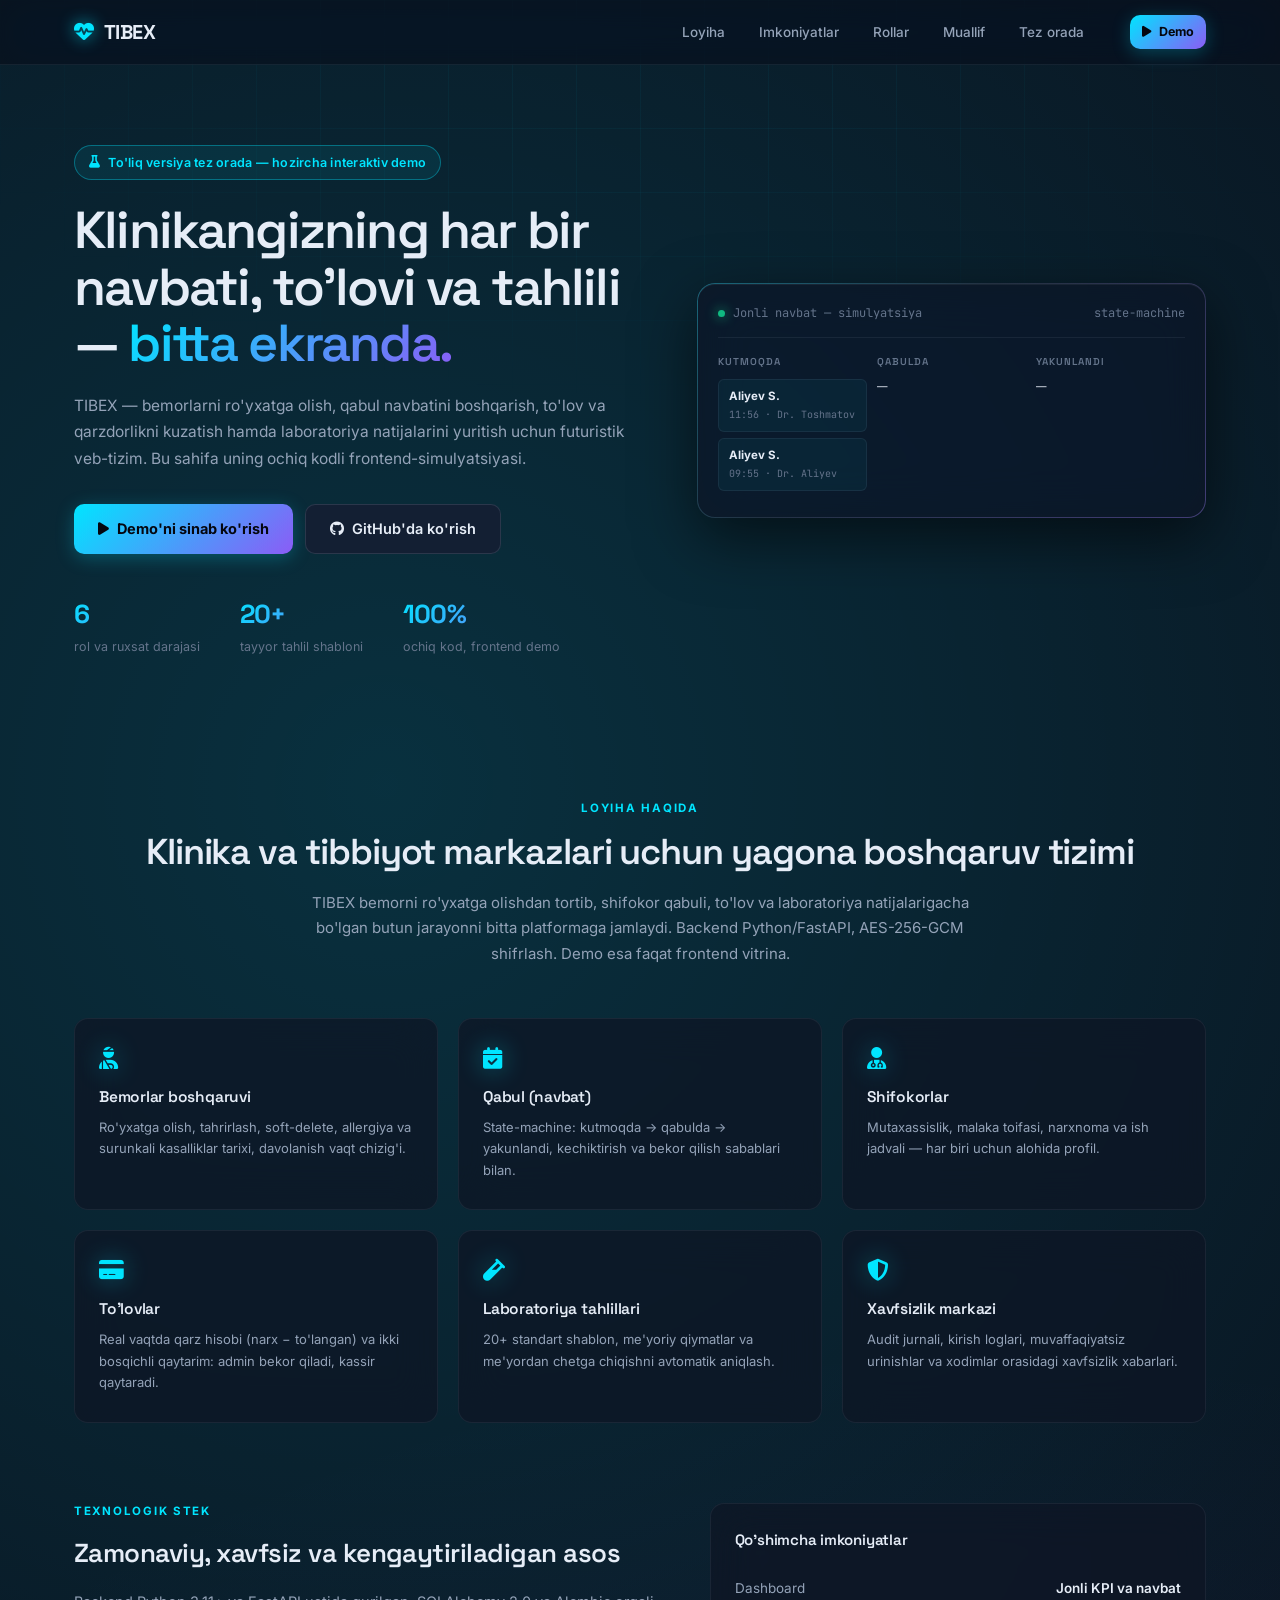
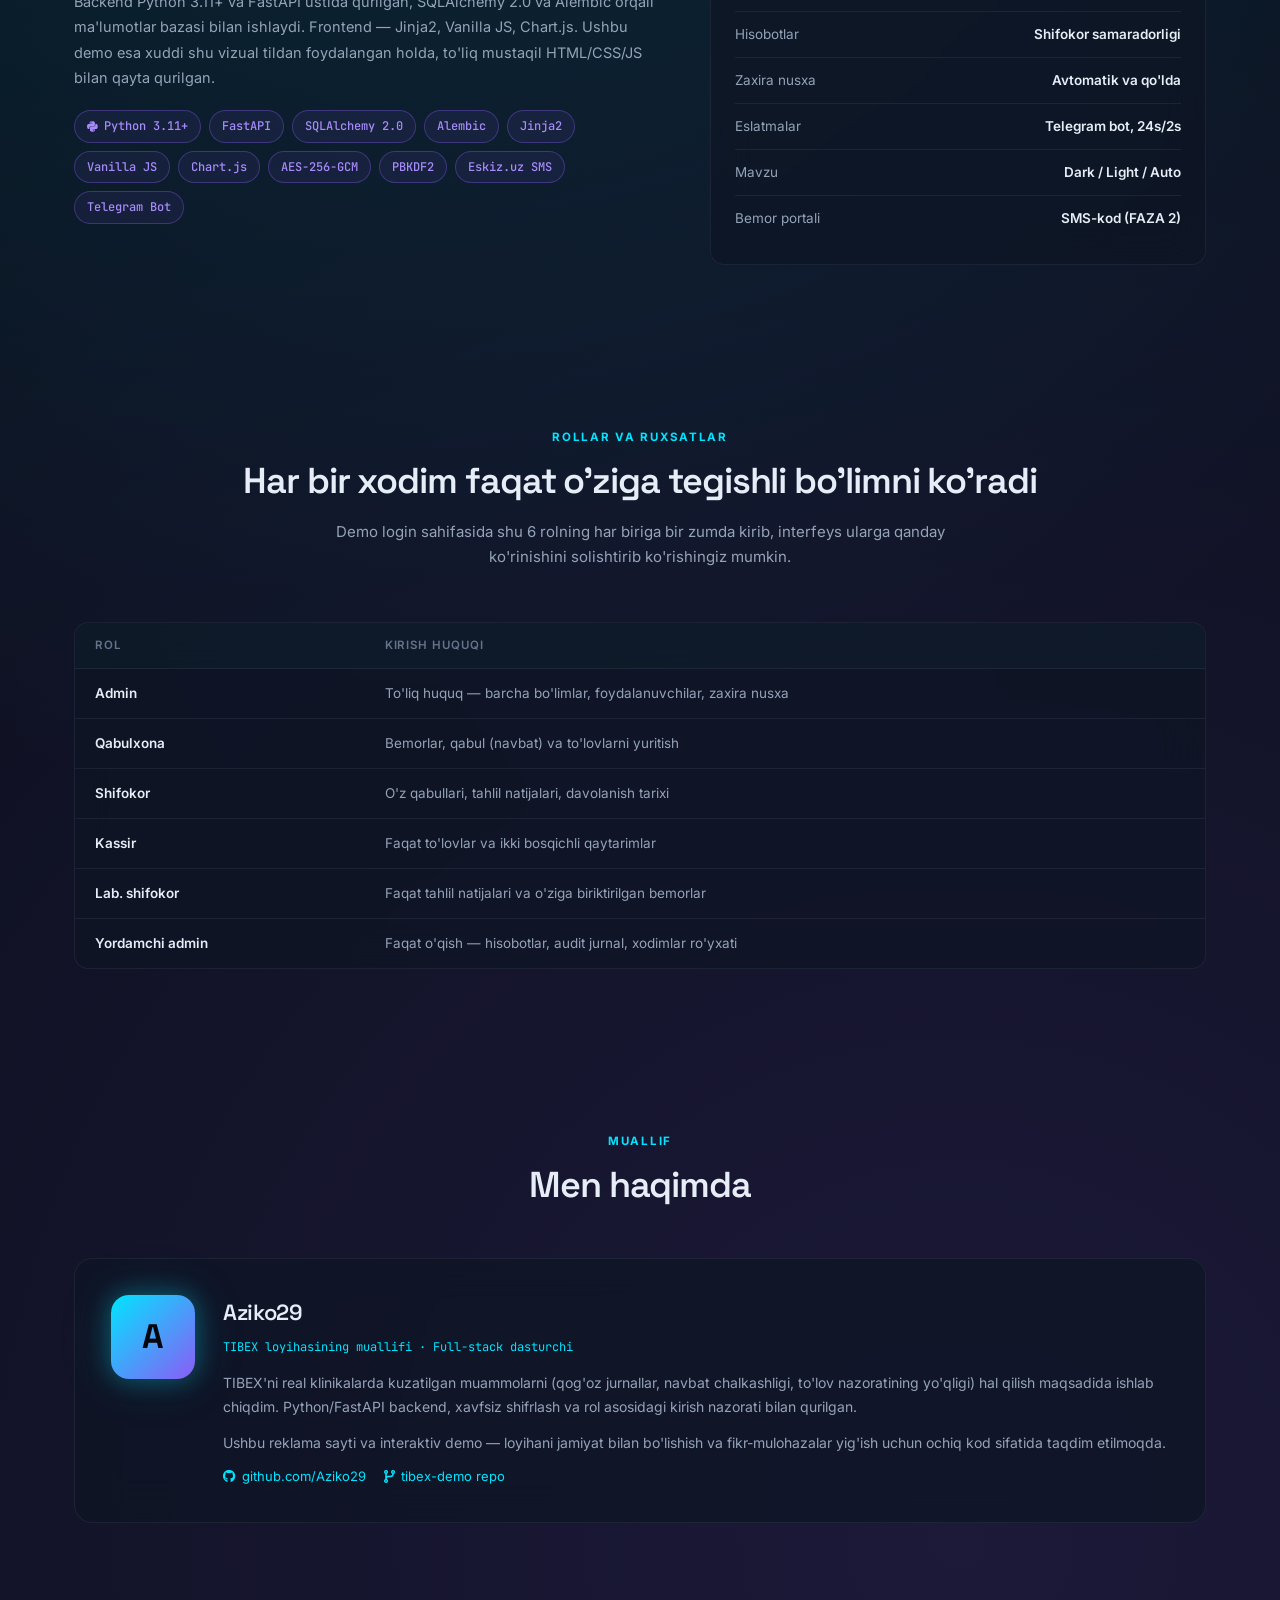
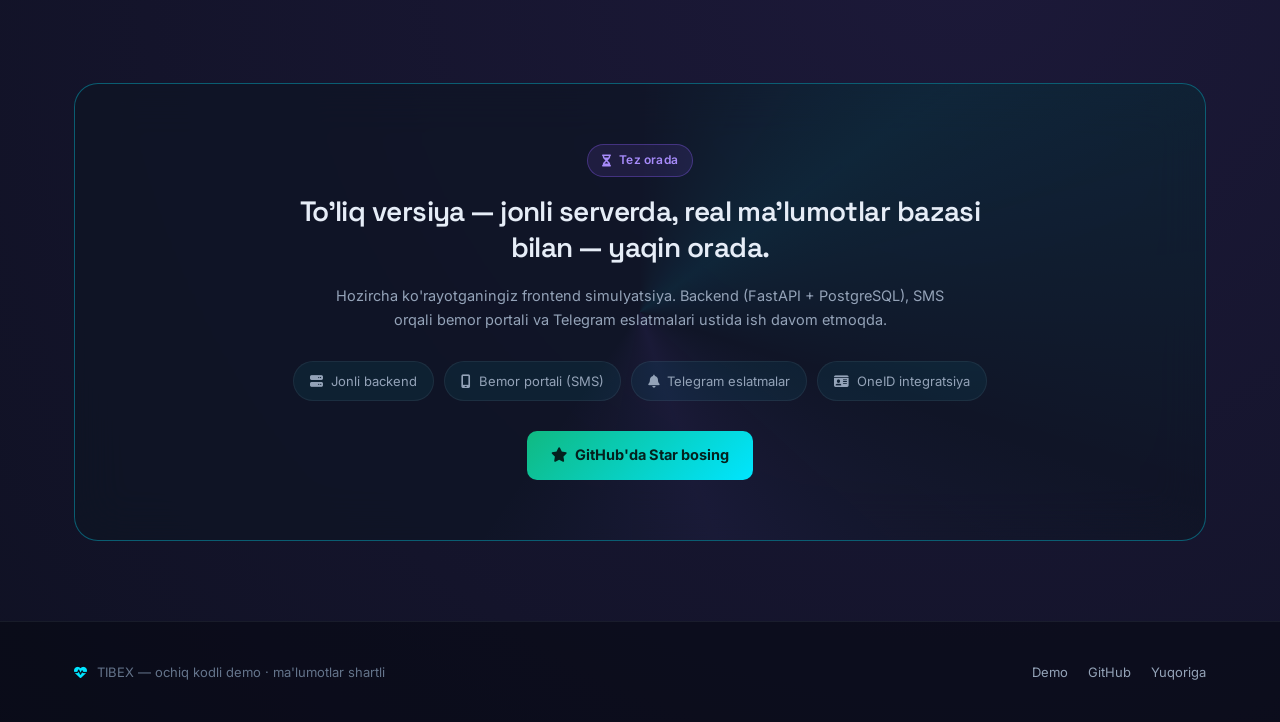
<file: index.html>
<!DOCTYPE html>
<html lang="uz" data-theme="dark">
<head>
<meta charset="UTF-8">
<meta name="viewport" content="width=device-width, initial-scale=1.0">
<title>TIBEX — Klinika boshqaruv tizimi | Futuristik demo</title>
<meta name="description" content="TIBEX — klinika va tibbiyot markazlari uchun futuristik boshqaruv tizimi. Bemorlar, qabul, to'lovlar va laboratoriya tahlillari bitta ekranda. Interaktiv demo.">
<link rel="stylesheet" href="https://cdnjs.cloudflare.com/ajax/libs/font-awesome/6.4.0/css/all.min.css">
<link rel="preconnect" href="https://fonts.googleapis.com">
<link rel="preconnect" href="https://fonts.gstatic.com" crossorigin>
<link href="https://fonts.googleapis.com/css2?family=Inter:wght@400;500;600;700&family=Space+Grotesk:wght@500;600;700&family=JetBrains+Mono:wght@400;500&display=swap" rel="stylesheet">
<link rel="stylesheet" href="assets/css/tokens.css">
<link rel="stylesheet" href="assets/css/landing.css">
</head>
<body class="landing">

<nav class="nav">
  <div class="nav-inner">
    <a href="#top" class="nav-brand"><i class="fa-solid fa-heart-pulse"></i><span>TIBEX</span></a>
    <div class="nav-links" id="nav-links">
      <a href="#loyiha">Loyiha</a>
      <a href="#imkoniyatlar">Imkoniyatlar</a>
      <a href="#rollar">Rollar</a>
      <a href="#muallif">Muallif</a>
      <a href="#tez-orada">Tez orada</a>
    </div>
    <div class="nav-cta">
      <a class="btn btn-primary btn-sm" href="app/login.html"><i class="fa-solid fa-play"></i><span>Demo</span></a>
    </div>
    <button class="nav-toggle" id="nav-toggle" aria-label="Menyu"><i class="fa-solid fa-bars"></i></button>
  </div>
</nav>

<header class="hero" id="top">
  <div class="wrap hero-grid">
    <div>
      <span class="eyebrow-badge"><i class="fa-solid fa-flask"></i> To'liq versiya tez orada — hozircha interaktiv demo</span>
      <h1>Klinikangizning har bir navbati, to'lovi va tahlili — <span class="accent">bitta ekranda.</span></h1>
      <p class="lead">TIBEX — bemorlarni ro'yxatga olish, qabul navbatini boshqarish, to'lov va qarzdorlikni kuzatish hamda laboratoriya natijalarini yuritish uchun futuristik veb-tizim. Bu sahifa uning ochiq kodli frontend-simulyatsiyasi.</p>
      <div class="hero-ctas">
        <a class="btn btn-primary btn-lg" href="app/login.html"><i class="fa-solid fa-play"></i> Demo'ni sinab ko'rish</a>
        <a class="btn btn-lg" href="https://github.com/Aziko29/Tibex-demo" target="_blank" rel="noopener"><i class="fa-brands fa-github"></i> GitHub'da ko'rish</a>
      </div>
      <div class="hero-meta">
        <div class="m-item"><b>6</b><span>rol va ruxsat darajasi</span></div>
        <div class="m-item"><b>20+</b><span>tayyor tahlil shabloni</span></div>
        <div class="m-item"><b>100%</b><span>ochiq kod, frontend demo</span></div>
      </div>
    </div>
    <div class="hero-visual">
      <div class="hv-head"><span><span class="live-dot"></span>Jonli navbat — simulyatsiya</span><span>state-machine</span></div>
      <div class="hv-cols">
        <div class="hv-col"><h5>Kutmoqda</h5><div id="col-waiting"></div></div>
        <div class="hv-col"><h5>Qabulda</h5><div id="col-progress"></div></div>
        <div class="hv-col"><h5>Yakunlandi</h5><div id="col-done"></div></div>
      </div>
    </div>
  </div>
</header>

<section class="section" id="loyiha">
  <div class="wrap">
    <div class="section-head">
      <div class="k">Loyiha haqida</div>
      <h2>Klinika va tibbiyot markazlari uchun yagona boshqaruv tizimi</h2>
      <p>TIBEX bemorni ro'yxatga olishdan tortib, shifokor qabuli, to'lov va laboratoriya natijalarigacha bo'lgan butun jarayonni bitta platformaga jamlaydi. Backend Python/FastAPI, AES-256-GCM shifrlash. Demo esa faqat frontend vitrina.</p>
    </div>
    <div class="feature-list" id="imkoniyatlar">
      <div class="feature-item"><i class="fa-solid fa-user-injured"></i><h3>Bemorlar boshqaruvi</h3><p>Ro'yxatga olish, tahrirlash, soft-delete, allergiya va surunkali kasalliklar tarixi, davolanish vaqt chizig'i.</p></div>
      <div class="feature-item"><i class="fa-solid fa-calendar-check"></i><h3>Qabul (navbat)</h3><p>State-machine: kutmoqda → qabulda → yakunlandi, kechiktirish va bekor qilish sabablari bilan.</p></div>
      <div class="feature-item"><i class="fa-solid fa-user-md"></i><h3>Shifokorlar</h3><p>Mutaxassislik, malaka toifasi, narxnoma va ish jadvali — har biri uchun alohida profil.</p></div>
      <div class="feature-item"><i class="fa-solid fa-credit-card"></i><h3>To'lovlar</h3><p>Real vaqtda qarz hisobi (narx − to'langan) va ikki bosqichli qaytarim: admin bekor qiladi, kassir qaytaradi.</p></div>
      <div class="feature-item"><i class="fa-solid fa-vial"></i><h3>Laboratoriya tahlillari</h3><p>20+ standart shablon, me'yoriy qiymatlar va me'yordan chetga chiqishni avtomatik aniqlash.</p></div>
      <div class="feature-item"><i class="fa-solid fa-shield-halved"></i><h3>Xavfsizlik markazi</h3><p>Audit jurnali, kirish loglari, muvaffaqiyatsiz urinishlar va xodimlar orasidagi xavfsizlik xabarlari.</p></div>
    </div>
  </div>
</section>

<section class="section" style="padding-top:0;">
  <div class="wrap about-grid">
    <div class="about-copy">
      <div class="k" style="color:var(--neon-cyan); font-weight:700; font-size:11.5px; letter-spacing:0.15em; text-transform:uppercase; margin-bottom:12px;">Texnologik stek</div>
      <h2>Zamonaviy, xavfsiz va kengaytiriladigan asos</h2>
      <p>Backend Python 3.11+ va FastAPI ustida qurilgan, SQLAlchemy 2.0 va Alembic orqali ma'lumotlar bazasi bilan ishlaydi. Frontend — Jinja2, Vanilla JS, Chart.js. Ushbu demo esa xuddi shu vizual tildan foydalangan holda, to'liq mustaqil HTML/CSS/JS bilan qayta qurilgan.</p>
      <div class="stack-badges">
        <span class="stack-chip"><i class="fa-brands fa-python"></i> Python 3.11+</span>
        <span class="stack-chip">FastAPI</span>
        <span class="stack-chip">SQLAlchemy 2.0</span>
        <span class="stack-chip">Alembic</span>
        <span class="stack-chip">Jinja2</span>
        <span class="stack-chip">Vanilla JS</span>
        <span class="stack-chip">Chart.js</span>
        <span class="stack-chip">AES-256-GCM</span>
        <span class="stack-chip">PBKDF2</span>
        <span class="stack-chip">Eskiz.uz SMS</span>
        <span class="stack-chip">Telegram Bot</span>
      </div>
    </div>
    <div class="card">
      <h3 style="margin-top:0; font-size:15px;">Qo'shimcha imkoniyatlar</h3>
      <div class="stat-line"><span>Dashboard</span><b>Jonli KPI va navbat</b></div>
      <div class="stat-line"><span>Hisobotlar</span><b>Shifokor samaradorligi</b></div>
      <div class="stat-line"><span>Zaxira nusxa</span><b>Avtomatik va qo'lda</b></div>
      <div class="stat-line"><span>Eslatmalar</span><b>Telegram bot, 24s/2s</b></div>
      <div class="stat-line"><span>Mavzu</span><b>Dark / Light / Auto</b></div>
      <div class="stat-line"><span>Bemor portali</span><b>SMS-kod (FAZA 2)</b></div>
    </div>
  </div>
</section>

<section class="section" id="rollar">
  <div class="wrap">
    <div class="section-head">
      <div class="k">Rollar va ruxsatlar</div>
      <h2>Har bir xodim faqat o'ziga tegishli bo'limni ko'radi</h2>
      <p>Demo login sahifasida shu 6 rolning har biriga bir zumda kirib, interfeys ularga qanday ko'rinishini solishtirib ko'rishingiz mumkin.</p>
    </div>
    <div class="table-wrap">
      <table class="roles-table">
        <thead><tr><th>Rol</th><th>Kirish huquqi</th></tr></thead>
        <tbody>
          <tr><td>Admin</td><td>To'liq huquq — barcha bo'limlar, foydalanuvchilar, zaxira nusxa</td></tr>
          <tr><td>Qabulxona</td><td>Bemorlar, qabul (navbat) va to'lovlarni yuritish</td></tr>
          <tr><td>Shifokor</td><td>O'z qabullari, tahlil natijalari, davolanish tarixi</td></tr>
          <tr><td>Kassir</td><td>Faqat to'lovlar va ikki bosqichli qaytarimlar</td></tr>
          <tr><td>Lab. shifokor</td><td>Faqat tahlil natijalari va o'ziga biriktirilgan bemorlar</td></tr>
          <tr><td>Yordamchi admin</td><td>Faqat o'qish — hisobotlar, audit jurnal, xodimlar ro'yxati</td></tr>
        </tbody>
      </table>
    </div>
  </div>
</section>

<section class="section" id="muallif">
  <div class="wrap">
    <div class="section-head">
      <div class="k">Muallif</div>
      <h2>Men haqimda</h2>
    </div>
    <div class="author-card">
      <div class="author-avatar">A</div>
      <div>
        <h3>Aziko29</h3>
        <span class="role-tag">TIBEX loyihasining muallifi · Full-stack dasturchi</span>
        <p>TIBEX'ni real klinikalarda kuzatilgan muammolarni (qog'oz jurnallar, navbat chalkashligi, to'lov nazoratining yo'qligi) hal qilish maqsadida ishlab chiqdim. Python/FastAPI backend, xavfsiz shifrlash va rol asosidagi kirish nazorati bilan qurilgan.</p>
        <p>Ushbu reklama sayti va interaktiv demo — loyihani jamiyat bilan bo'lishish va fikr-mulohazalar yig'ish uchun ochiq kod sifatida taqdim etilmoqda.</p>
        <div class="author-links">
          <a href="https://github.com/Aziko29" target="_blank" rel="noopener"><i class="fa-brands fa-github"></i> github.com/Aziko29</a>
          <a href="https://github.com/Aziko29/Tibex-demo" target="_blank" rel="noopener"><i class="fa-solid fa-code-branch"></i> tibex-demo repo</a>
        </div>
      </div>
    </div>
  </div>
</section>

<section class="section" id="tez-orada">
  <div class="wrap">
    <div class="soon-band">
      <div class="soon-head"><span class="soon-badge"><i class="fa-solid fa-hourglass-half"></i> Tez orada</span></div>
      <h2>To'liq versiya — jonli serverda, real ma'lumotlar bazasi bilan — yaqin orada.</h2>
      <p>Hozircha ko'rayotganingiz frontend simulyatsiya. Backend (FastAPI + PostgreSQL), SMS orqali bemor portali va Telegram eslatmalari ustida ish davom etmoqda.</p>
      <div class="soon-list">
        <span><i class="fa-solid fa-server"></i> Jonli backend</span>
        <span><i class="fa-solid fa-mobile-screen"></i> Bemor portali (SMS)</span>
        <span><i class="fa-solid fa-bell"></i> Telegram eslatmalar</span>
        <span><i class="fa-solid fa-id-card"></i> OneID integratsiya</span>
      </div>
      <a class="btn btn-teal btn-lg" href="https://github.com/Aziko29/Tibex-demo" target="_blank" rel="noopener"><i class="fa-solid fa-star"></i> GitHub'da Star bosing</a>
    </div>
  </div>
</section>

<footer class="footer">
  <div class="wrap footer-inner">
    <div><i class="fa-solid fa-heart-pulse"></i> TIBEX — ochiq kodli demo · ma'lumotlar shartli</div>
    <div style="display:flex; gap:20px;">
      <a href="app/login.html">Demo</a>
      <a href="https://github.com/Aziko29/Tibex-demo" target="_blank" rel="noopener">GitHub</a>
      <a href="#top">Yuqoriga</a>
    </div>
  </div>
</footer>

<script src="assets/js/landing.js"></script>
</body>
</html>
</file>
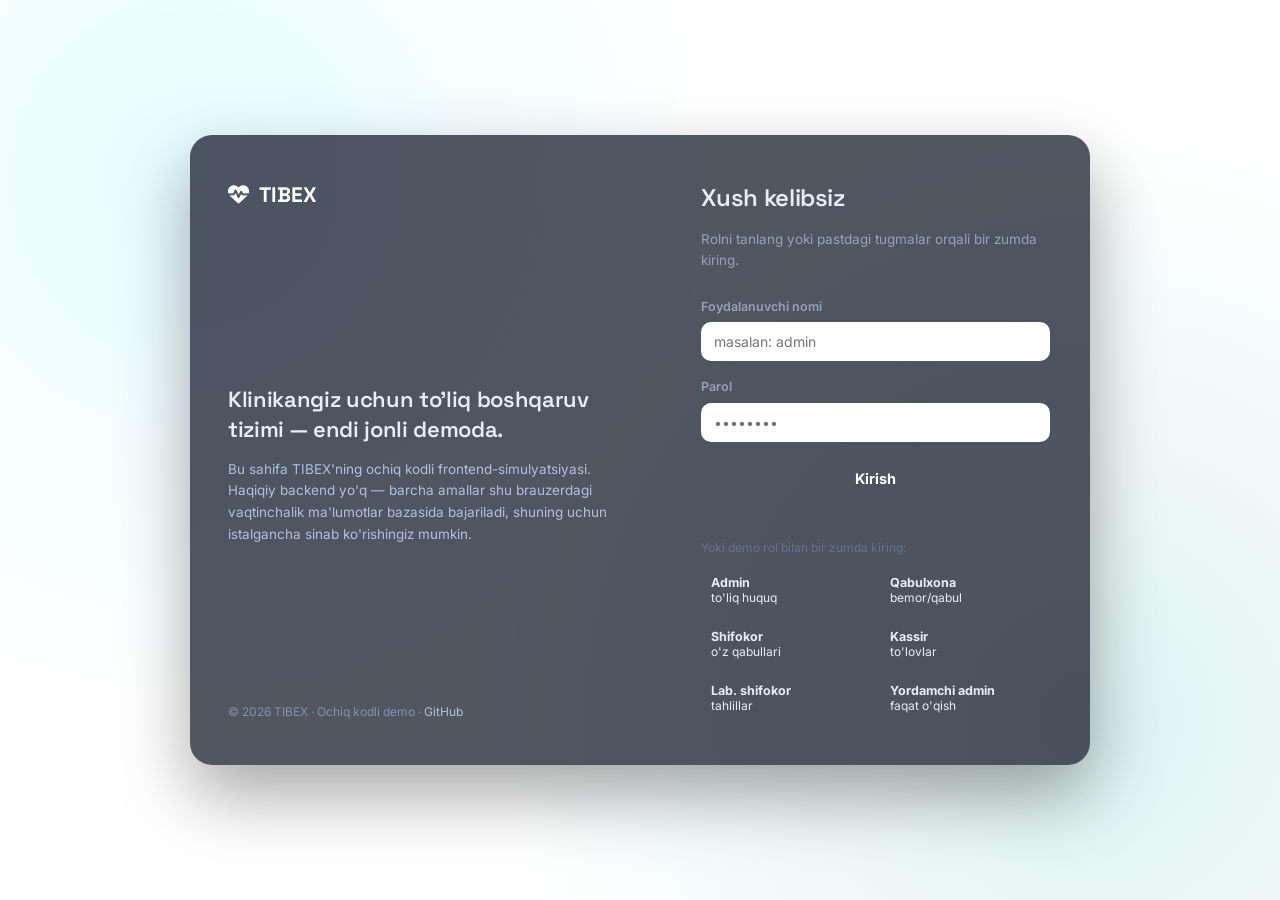
<file: app/appointments.html>
<!DOCTYPE html>
<html lang="uz">
<head>
<meta charset="UTF-8"><meta name="viewport" content="width=device-width, initial-scale=1.0">
<title>Qabul · TIBEX Demo</title>
<link rel="stylesheet" href="https://cdnjs.cloudflare.com/ajax/libs/font-awesome/6.4.0/css/all.min.css">
<link href="https://fonts.googleapis.com/css2?family=Inter:wght@400;500;600;700&family=Space+Grotesk:wght@500;600;700&family=JetBrains+Mono&display=swap" rel="stylesheet">
<link rel="stylesheet" href="../assets/css/tokens.css">
<link rel="stylesheet" href="../assets/css/app.css">
</head>
<body class="app-body">
<div id="app-shell"></div>
<script src="../assets/js/store.js"></script>
<script src="../assets/js/ui.js"></script>
<script src="js/appointments.js"></script>
</body>
</html>
</file>
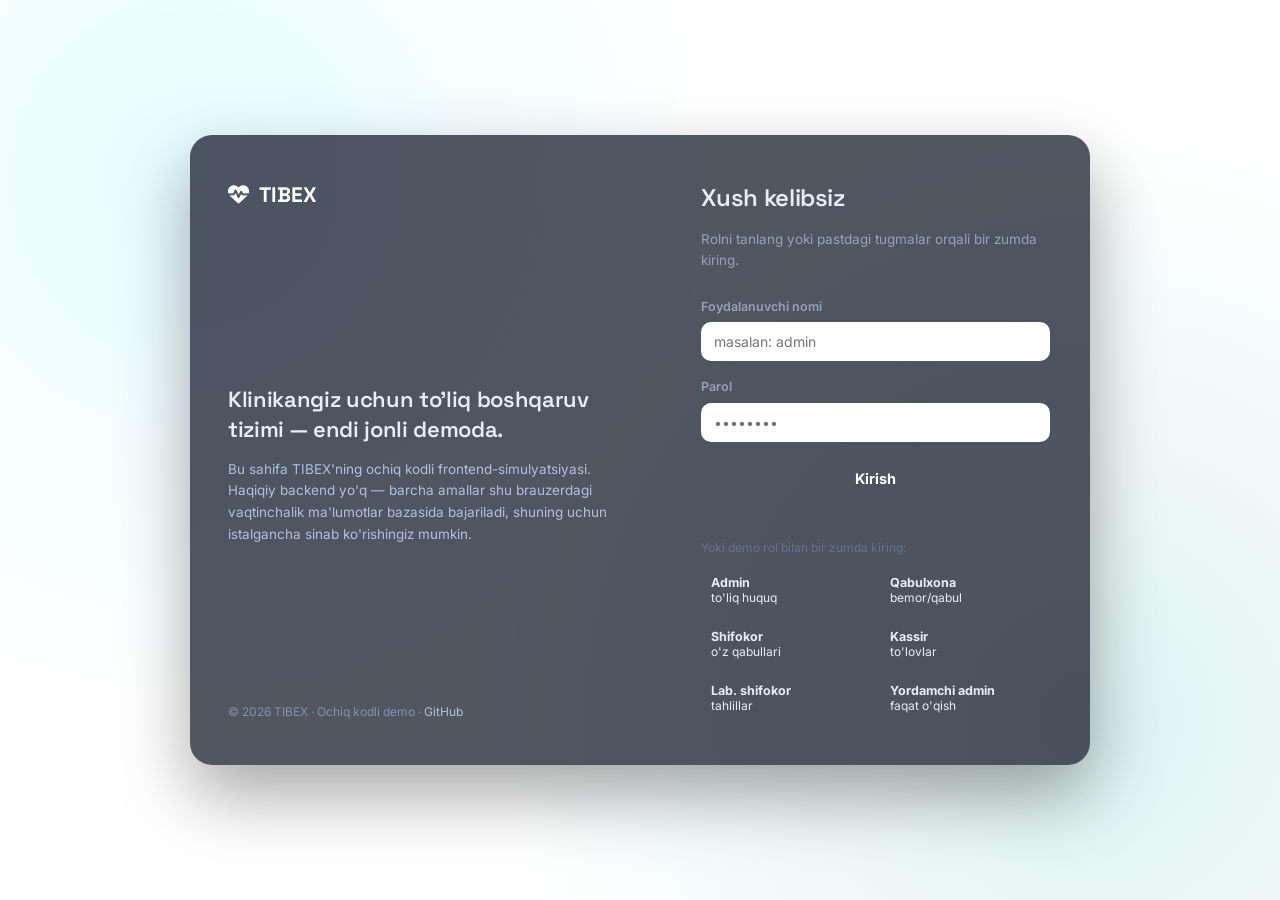
<file: app/audit-log.html>
<!DOCTYPE html>
<html lang="uz">
<head>
<meta charset="UTF-8"><meta name="viewport" content="width=device-width, initial-scale=1.0">
<title>Audit jurnal · TIBEX Demo</title>
<link rel="stylesheet" href="https://cdnjs.cloudflare.com/ajax/libs/font-awesome/6.4.0/css/all.min.css">
<link href="https://fonts.googleapis.com/css2?family=Inter:wght@400;500;600;700&family=Space+Grotesk:wght@500;600;700&family=JetBrains+Mono&display=swap" rel="stylesheet">
<link rel="stylesheet" href="../assets/css/tokens.css">
<link rel="stylesheet" href="../assets/css/app.css">
</head>
<body class="app-body">
<div id="app-shell"></div>
<script src="../assets/js/store.js"></script>
<script src="../assets/js/ui.js"></script>
<script src="js/audit-log.js"></script>
</body>
</html>
</file>
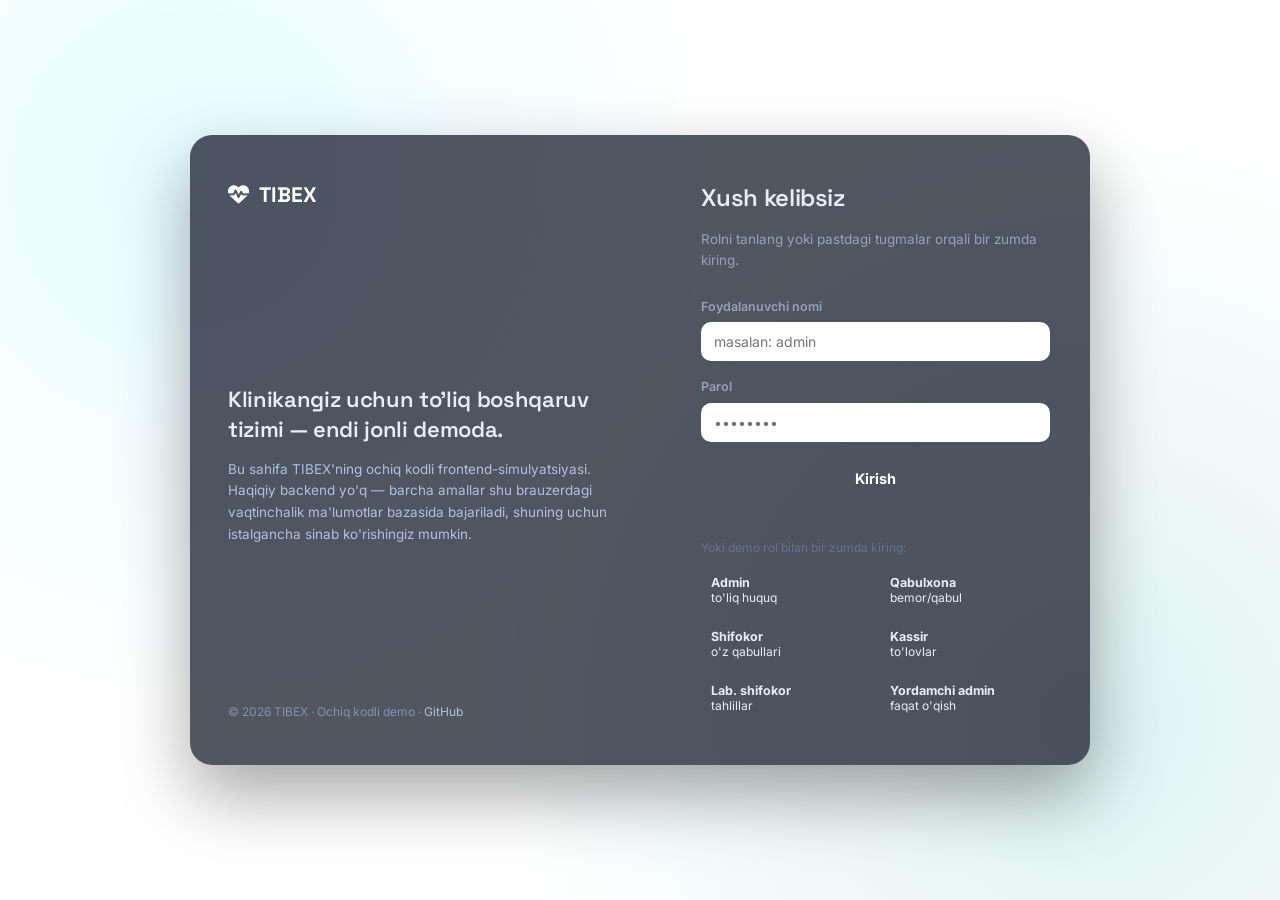
<file: app/doctors.html>
<!DOCTYPE html>
<html lang="uz">
<head>
<meta charset="UTF-8"><meta name="viewport" content="width=device-width, initial-scale=1.0">
<title>Doktorlar · TIBEX Demo</title>
<link rel="stylesheet" href="https://cdnjs.cloudflare.com/ajax/libs/font-awesome/6.4.0/css/all.min.css">
<link href="https://fonts.googleapis.com/css2?family=Inter:wght@400;500;600;700&family=Space+Grotesk:wght@500;600;700&display=swap" rel="stylesheet">
<link rel="stylesheet" href="../assets/css/tokens.css">
<link rel="stylesheet" href="../assets/css/app.css">
</head>
<body class="app-body">
<div id="app-shell"></div>
<script src="../assets/js/store.js"></script>
<script src="../assets/js/ui.js"></script>
<script src="js/doctors.js"></script>
</body>
</html>
</file>
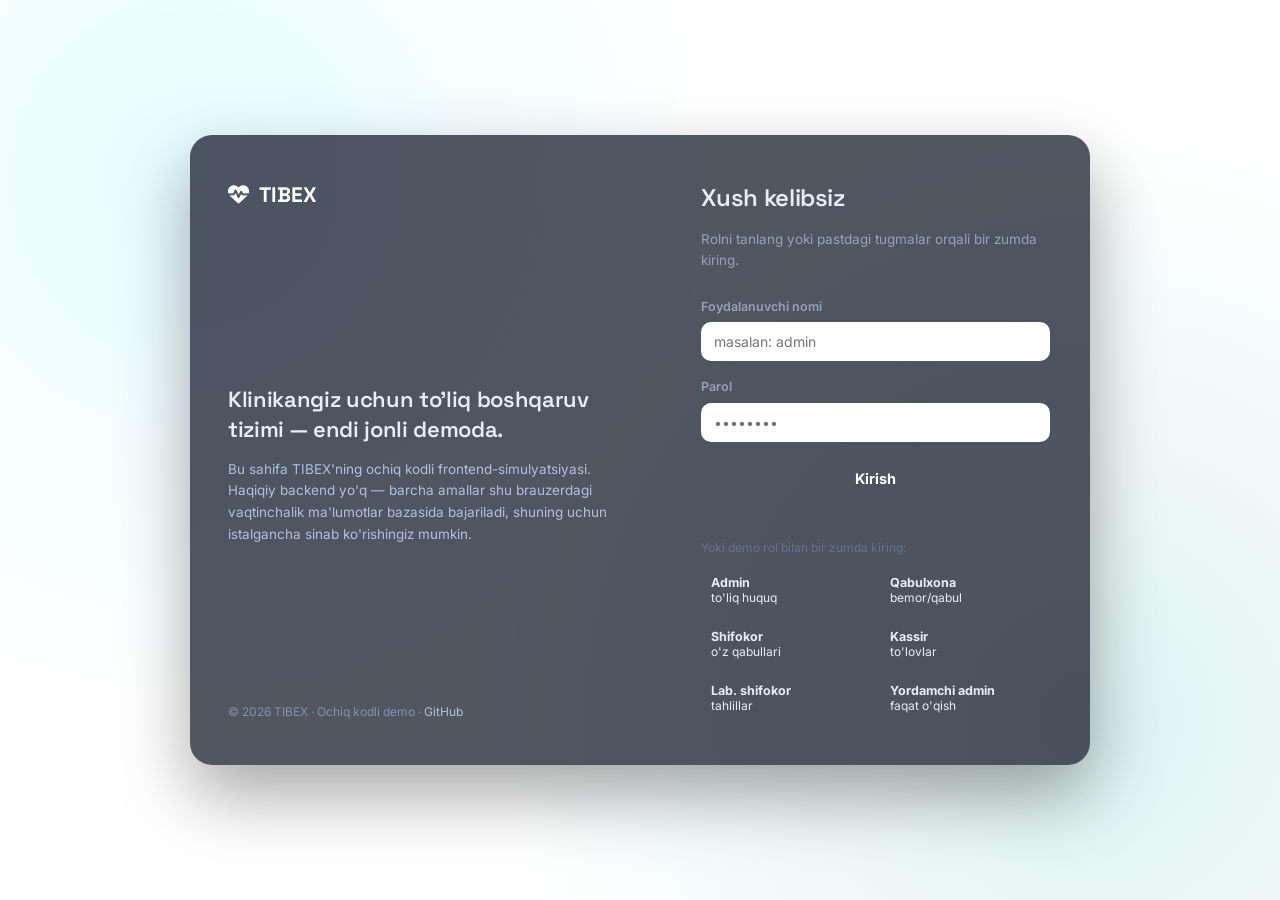
<file: app/lab-results.html>
<!DOCTYPE html>
<html lang="uz">
<head>
<meta charset="UTF-8"><meta name="viewport" content="width=device-width, initial-scale=1.0">
<title>Tahlil natijalari · TIBEX Demo</title>
<link rel="stylesheet" href="https://cdnjs.cloudflare.com/ajax/libs/font-awesome/6.4.0/css/all.min.css">
<link href="https://fonts.googleapis.com/css2?family=Inter:wght@400;500;600;700&family=Space+Grotesk:wght@500;600;700&display=swap" rel="stylesheet">
<link rel="stylesheet" href="../assets/css/tokens.css">
<link rel="stylesheet" href="../assets/css/app.css">
</head>
<body class="app-body">
<div id="app-shell"></div>
<script src="../assets/js/store.js"></script>
<script src="../assets/js/ui.js"></script>
<script src="js/lab-results.js"></script>
</body>
</html>
</file>
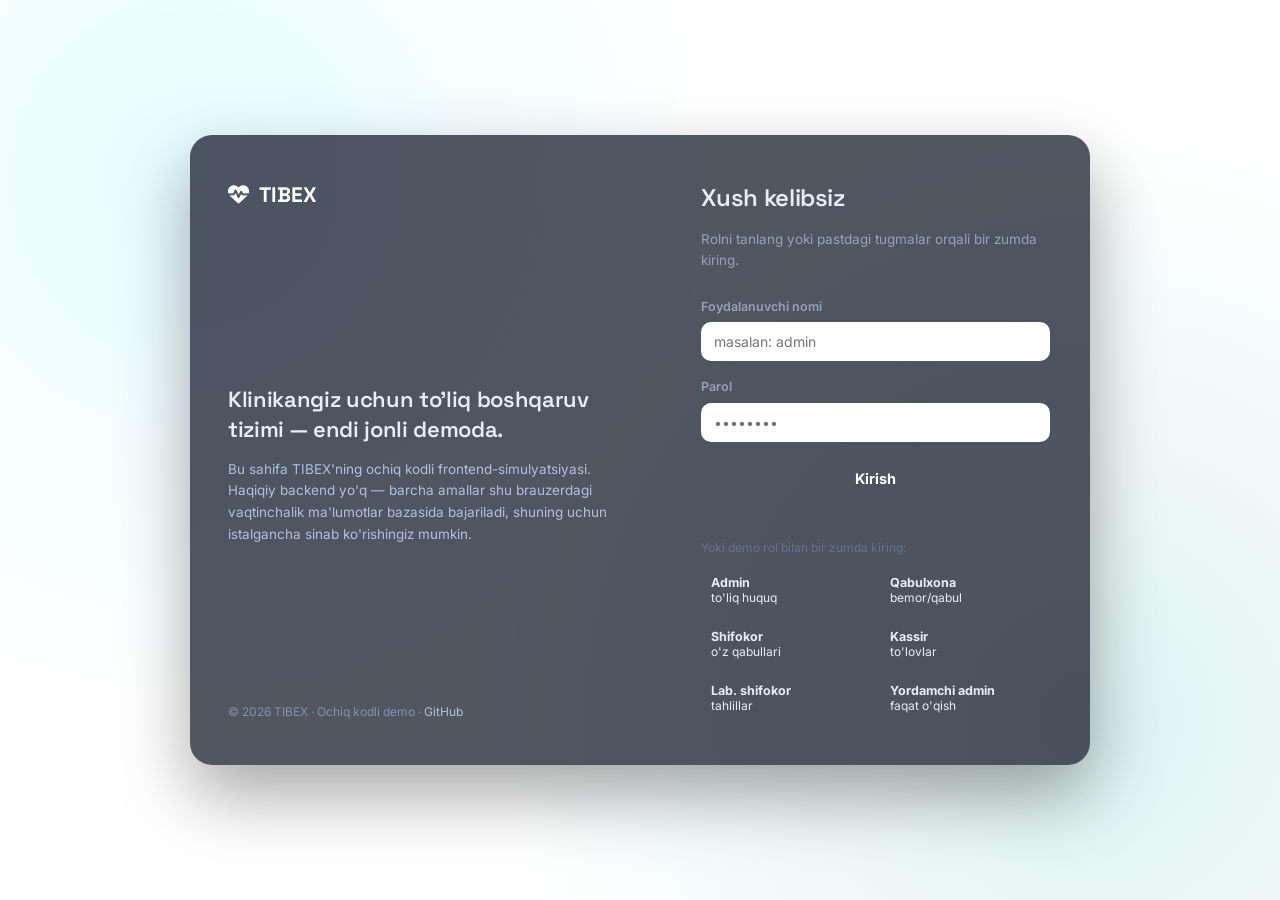
<file: app/login.html>
<!DOCTYPE html>
<html lang="uz">
<head>
<meta charset="UTF-8">
<meta name="viewport" content="width=device-width, initial-scale=1.0">
<title>Kirish · TIBEX Demo</title>
<link rel="stylesheet" href="https://cdnjs.cloudflare.com/ajax/libs/font-awesome/6.4.0/css/all.min.css">
<link rel="preconnect" href="https://fonts.googleapis.com">
<link href="https://fonts.googleapis.com/css2?family=Inter:wght@400;500;600;700&family=Space+Grotesk:wght@600;700&display=swap" rel="stylesheet">
<link rel="stylesheet" href="../assets/css/tokens.css">
<style>
  body{ min-height:100vh; display:flex; align-items:center; justify-content:center; background:var(--navy-800); padding:20px;
    background-image: radial-gradient(circle at 15% 20%, rgba(0,229,255,.10), transparent 40%), radial-gradient(circle at 85% 80%, rgba(14,165,160,.14), transparent 45%);}
  .login-wrap{ width:100%; max-width:900px; display:grid; grid-template-columns:1.1fr 1fr; background:var(--bg-card); border-radius:22px; overflow:hidden; box-shadow:0 30px 70px rgba(0,0,0,.35);}
  .login-side{ background:linear-gradient(165deg, var(--navy-800), #081c3a); color:#fff; padding:44px 38px; display:flex; flex-direction:column; justify-content:space-between; }
  .login-side .brand{ display:flex; align-items:center; gap:10px; font-family:var(--font-display); font-size:21px; font-weight:700;}
  .login-side .brand i{ color:var(--teal); }
  .login-side h2{ font-size:22px; line-height:1.35; margin:30px 0 14px; }
  .login-side p{ color:#AFC2D9; font-size:13.5px; line-height:1.6; }
  .login-side .foot{ font-size:12px; color:#7F93AC; }
  .login-form{ padding:44px 40px; }
  .login-form h1{ font-size:24px; margin:0 0 6px; }
  .login-form .sub{ color:var(--text-secondary); font-size:13.5px; margin-bottom:26px; }
  .field{ margin-bottom:16px; }
  .field label{ display:block; font-size:12.5px; font-weight:600; color:var(--text-secondary); margin-bottom:6px;}
  .field input{ width:100%; padding:11px 13px; border:1px solid var(--border-color); border-radius:10px; font-size:14px; font-family:inherit;}
  .field input:focus{ outline:none; border-color:var(--sapphire); box-shadow:0 0 0 3px rgba(36,84,214,.15); }
  .btn-login{ width:100%; padding:12px; border:none; border-radius:10px; background:var(--sapphire); color:#fff; font-weight:700; font-size:14.5px; cursor:pointer; font-family:inherit;}
  .btn-login:hover{ background:var(--sapphire-hover); }
  .demo-users{ margin-top:22px; border-top:1px solid var(--border-color); padding-top:18px; }
  .demo-users p{ font-size:12px; color:var(--text-muted); margin:0 0 10px; }
  .demo-user-grid{ display:grid; grid-template-columns:1fr 1fr; gap:8px; }
  .demo-user-btn{ text-align:left; border:1px solid var(--border-color); background:var(--bg-secondary); border-radius:9px; padding:8px 10px; cursor:pointer; font-size:12px; font-family:inherit; color:var(--text-primary);}
  .demo-user-btn:hover{ border-color:var(--sapphire); }
  .demo-user-btn b{ display:block; font-size:12.5px; }
  .err{ background:rgba(239,68,68,.1); color:#EF4444; border:1px solid rgba(239,68,68,.3); padding:9px 12px; border-radius:8px; font-size:13px; margin-bottom:14px; display:none;}
  @media (max-width:760px){ .login-wrap{ grid-template-columns:1fr; } .login-side{ display:none; } }
</style>
</head>
<body>
  <div class="login-wrap">
    <div class="login-side">
      <div class="brand"><i class="fa-solid fa-heart-pulse"></i><span>TIBEX</span></div>
      <div>
        <h2>Klinikangiz uchun to'liq boshqaruv tizimi — endi jonli demoda.</h2>
        <p>Bu sahifa TIBEX'ning ochiq kodli frontend-simulyatsiyasi. Haqiqiy backend yo'q — barcha amallar shu brauzerdagi vaqtinchalik ma'lumotlar bazasida bajariladi, shuning uchun istalgancha sinab ko'rishingiz mumkin.</p>
      </div>
      <div class="foot">© 2026 TIBEX · Ochiq kodli demo · <a href="https://github.com/Aziko29/tibex" style="color:#AFC2D9;" target="_blank" rel="noopener">GitHub</a></div>
    </div>
    <div class="login-form">
      <h1>Xush kelibsiz</h1>
      <p class="sub">Rolni tanlang yoki pastdagi tugmalar orqali bir zumda kiring.</p>
      <div class="err" id="err-box">Login yoki parol xato.</div>
      <form id="login-form">
        <div class="field"><label>Foydalanuvchi nomi</label><input type="text" id="username" placeholder="masalan: admin" autocomplete="username"></div>
        <div class="field"><label>Parol</label><input type="password" id="password" placeholder="••••••••" autocomplete="current-password"></div>
        <button class="btn-login" type="submit">Kirish</button>
      </form>
      <div class="demo-users">
        <p>Yoki demo rol bilan bir zumda kiring:</p>
        <div class="demo-user-grid">
          <button class="demo-user-btn" data-u="admin" data-p="admin123"><b>Admin</b>to'liq huquq</button>
          <button class="demo-user-btn" data-u="reception" data-p="demo123"><b>Qabulxona</b>bemor/qabul</button>
          <button class="demo-user-btn" data-u="doctor" data-p="demo123"><b>Shifokor</b>o'z qabullari</button>
          <button class="demo-user-btn" data-u="cashier" data-p="demo123"><b>Kassir</b>to'lovlar</button>
          <button class="demo-user-btn" data-u="lab" data-p="demo123"><b>Lab. shifokor</b>tahlillar</button>
          <button class="demo-user-btn" data-u="assistant" data-p="demo123"><b>Yordamchi admin</b>faqat o'qish</button>
        </div>
      </div>
    </div>
  </div>
<script src="../assets/js/store.js"></script>
<script src="js/login.js"></script>
</body>
</html>
</file>
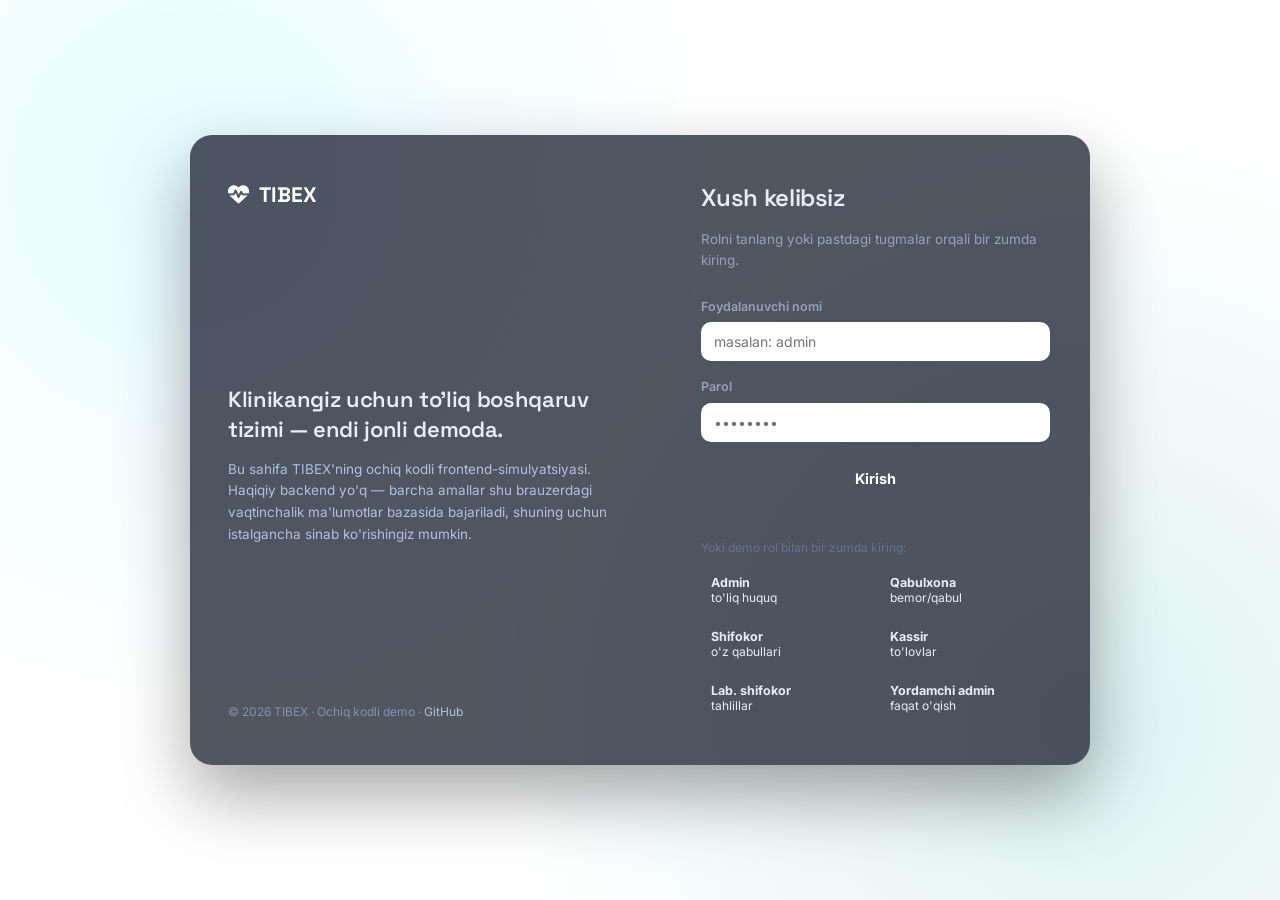
<file: app/patient-detail.html>
<!DOCTYPE html>
<html lang="uz">
<head>
<meta charset="UTF-8"><meta name="viewport" content="width=device-width, initial-scale=1.0">
<title>Bemor kartochkasi · TIBEX Demo</title>
<link rel="stylesheet" href="https://cdnjs.cloudflare.com/ajax/libs/font-awesome/6.4.0/css/all.min.css">
<link href="https://fonts.googleapis.com/css2?family=Inter:wght@400;500;600;700&family=Space+Grotesk:wght@500;600;700&display=swap" rel="stylesheet">
<link rel="stylesheet" href="../assets/css/tokens.css">
<link rel="stylesheet" href="../assets/css/app.css">
</head>
<body class="app-body">
<div id="app-shell"></div>
<script src="../assets/js/store.js"></script>
<script src="../assets/js/ui.js"></script>
<script src="js/patient-detail.js"></script>
</body>
</html>
</file>
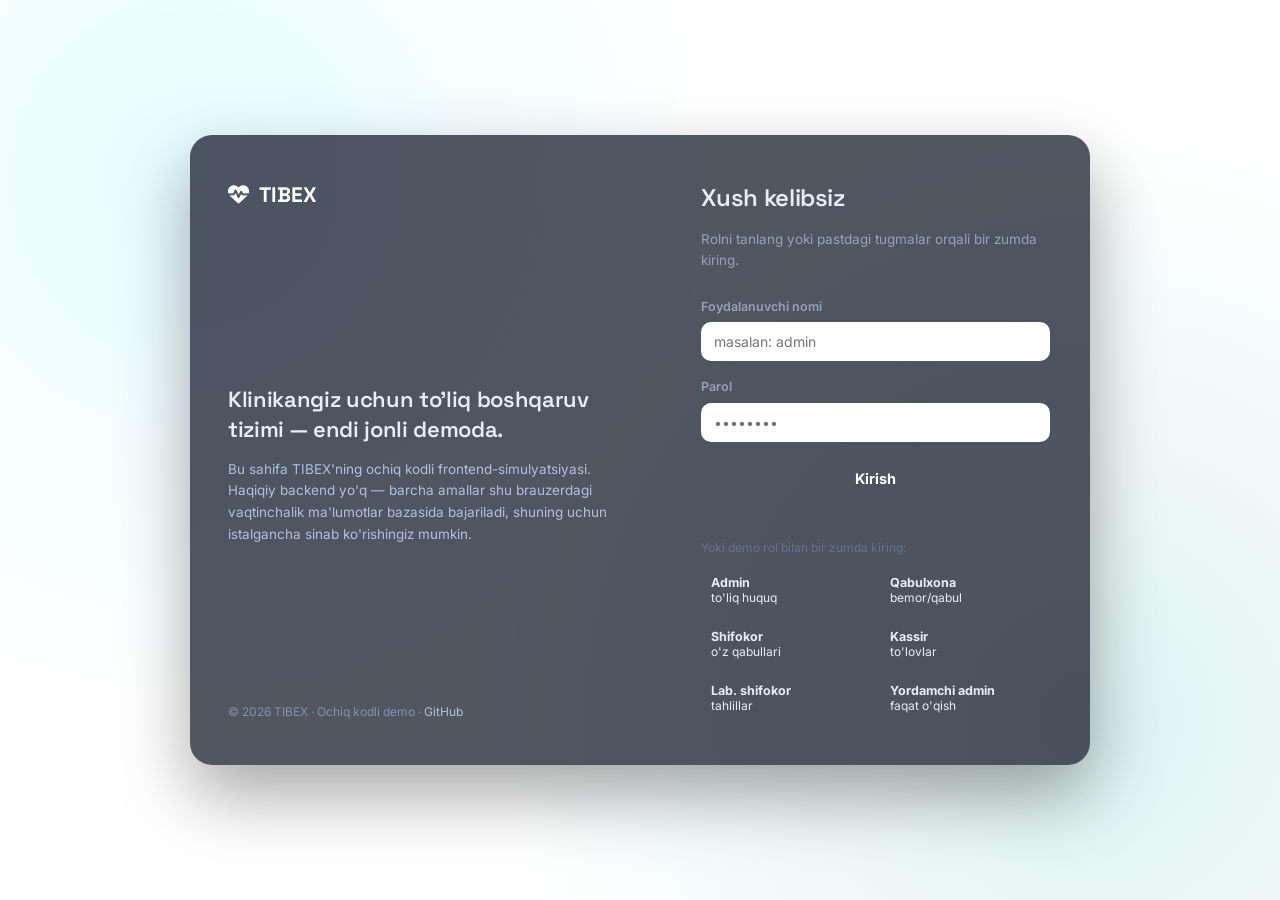
<file: app/patients.html>
<!DOCTYPE html>
<html lang="uz">
<head>
<meta charset="UTF-8"><meta name="viewport" content="width=device-width, initial-scale=1.0">
<title>Bemorlar · TIBEX Demo</title>
<link rel="stylesheet" href="https://cdnjs.cloudflare.com/ajax/libs/font-awesome/6.4.0/css/all.min.css">
<link href="https://fonts.googleapis.com/css2?family=Inter:wght@400;500;600;700&family=Space+Grotesk:wght@500;600;700&display=swap" rel="stylesheet">
<link rel="stylesheet" href="../assets/css/tokens.css">
<link rel="stylesheet" href="../assets/css/app.css">
</head>
<body class="app-body">
<div id="app-shell"></div>
<script src="../assets/js/store.js"></script>
<script src="../assets/js/ui.js"></script>
<script src="js/patients.js"></script>
</body>
</html>
</file>
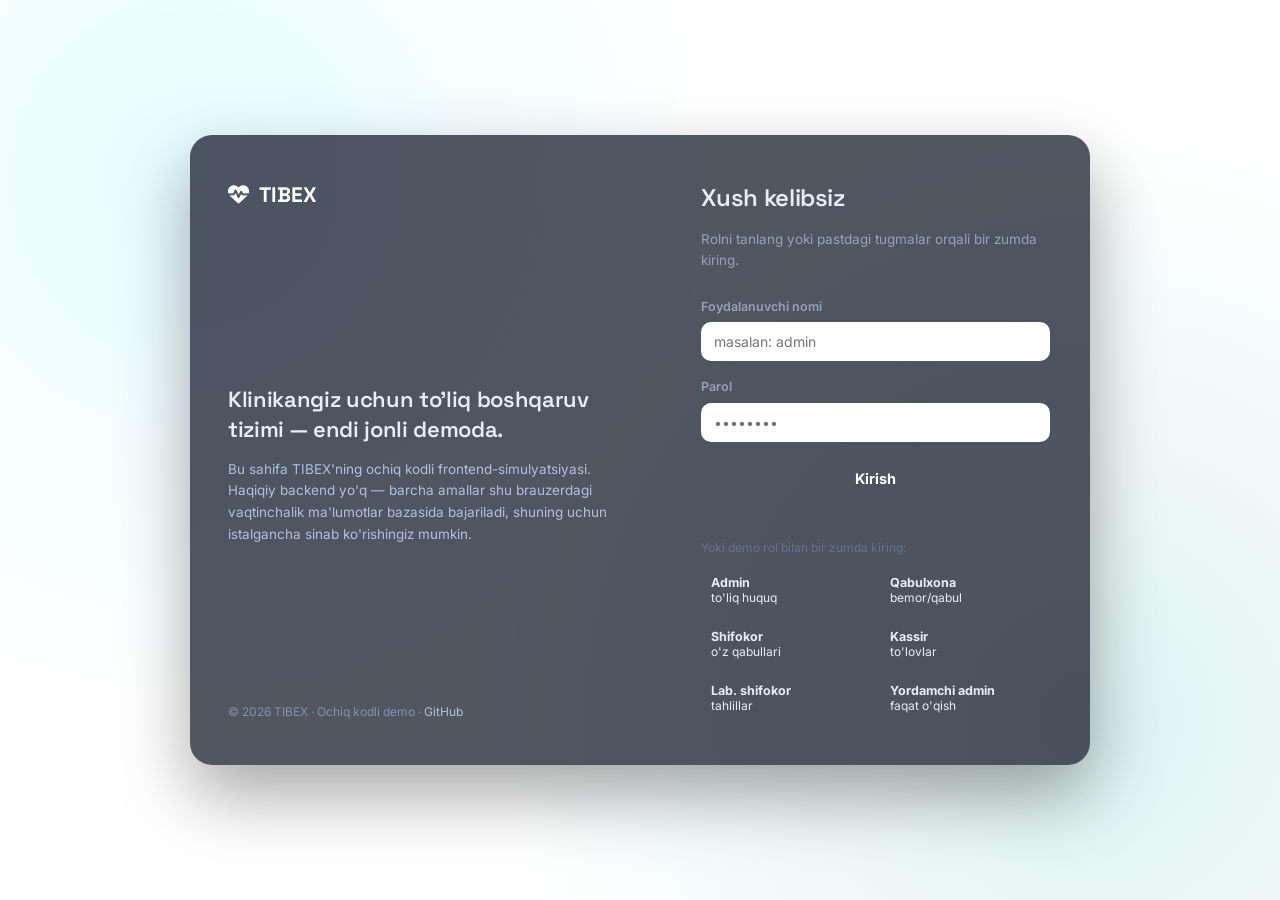
<file: app/payments.html>
<!DOCTYPE html>
<html lang="uz">
<head>
<meta charset="UTF-8"><meta name="viewport" content="width=device-width, initial-scale=1.0">
<title>To'lovlar · TIBEX Demo</title>
<link rel="stylesheet" href="https://cdnjs.cloudflare.com/ajax/libs/font-awesome/6.4.0/css/all.min.css">
<link href="https://fonts.googleapis.com/css2?family=Inter:wght@400;500;600;700&family=Space+Grotesk:wght@500;600;700&display=swap" rel="stylesheet">
<link rel="stylesheet" href="../assets/css/tokens.css">
<link rel="stylesheet" href="../assets/css/app.css">
</head>
<body class="app-body">
<div id="app-shell"></div>
<script src="../assets/js/store.js"></script>
<script src="../assets/js/ui.js"></script>
<script src="js/payments.js"></script>
</body>
</html>
</file>
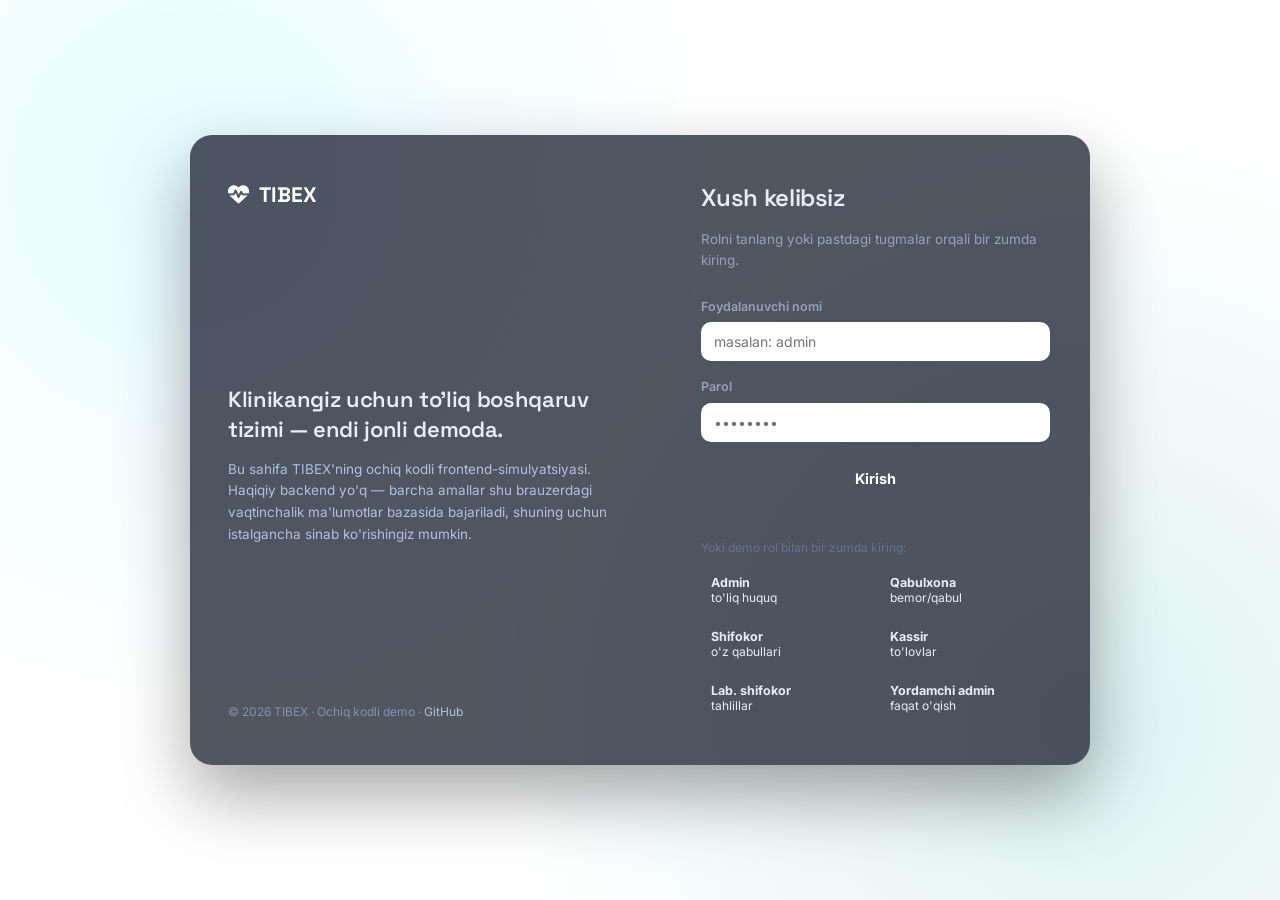
<file: app/settings.html>
<!DOCTYPE html>
<html lang="uz">
<head>
<meta charset="UTF-8"><meta name="viewport" content="width=device-width, initial-scale=1.0">
<title>Sozlamalar · TIBEX Demo</title>
<link rel="stylesheet" href="https://cdnjs.cloudflare.com/ajax/libs/font-awesome/6.4.0/css/all.min.css">
<link href="https://fonts.googleapis.com/css2?family=Inter:wght@400;500;600;700&family=Space+Grotesk:wght@500;600;700&display=swap" rel="stylesheet">
<link rel="stylesheet" href="../assets/css/tokens.css">
<link rel="stylesheet" href="../assets/css/app.css">
</head>
<body class="app-body">
<div id="app-shell"></div>
<script src="../assets/js/store.js"></script>
<script src="../assets/js/ui.js"></script>
<script src="js/settings.js"></script>
</body>
</html>
</file>
<file: assets/css/tokens.css>
/* ═══════════════════════════════════════════════════════════
   TIBEX — Design Tokens (Futuristik sistema)
   ═══════════════════════════════════════════════════════════ */

:root {
  /* ─── Neon palitra ────────────────────────────────────── */
  --neon-cyan:    #00E5FF;
  --neon-cyan-2:  #22D3EE;
  --neon-violet:  #8B5CF6;
  --neon-violet-2:#A78BFA;
  --neon-pink:    #F472B6;
  --neon-emerald: #10B981;
  --neon-amber:   #F59E0B;
  --neon-rose:    #F43F5E;

  /* ─── Sirt ranglari (dark asosiy) ─────────────────────── */
  --bg-deep:      #05070F;
  --bg-base:      #0A0E1A;
  --bg-raise:     #0F1524;
  --bg-card:      rgba(15, 21, 36, 0.72);
  --bg-elev:      rgba(22, 30, 51, 0.85);
  --bg-hover:     rgba(30, 41, 66, 0.9);
  --bg-input:     rgba(10, 14, 26, 0.7);

  /* ─── Chegaralar (glow-friendly) ──────────────────────── */
  --border-soft:  rgba(148, 163, 184, 0.10);
  --border-mid:   rgba(148, 163, 184, 0.18);
  --border-cyan:  rgba(0, 229, 255, 0.35);
  --border-violet:rgba(139, 92, 246, 0.35);

  /* ─── Matn ────────────────────────────────────────────── */
  --text-primary:   #E6EDF7;
  --text-secondary: #94A3B8;
  --text-muted:     #64748B;
  --text-dim:       #475569;
  --text-accent:    var(--neon-cyan);

  /* ─── Gradientlar ─────────────────────────────────────── */
  --grad-cyber:    linear-gradient(135deg, #00E5FF 0%, #8B5CF6 100%);
  --grad-cyber-r:  linear-gradient(135deg, #8B5CF6 0%, #00E5FF 100%);
  --grad-teal:     linear-gradient(135deg, #10B981 0%, #00E5FF 100%);
  --grad-danger:   linear-gradient(135deg, #F43F5E 0%, #F59E0B 100%);
  --grad-surface:  linear-gradient(160deg, rgba(15,21,36,0.9) 0%, rgba(10,14,26,0.9) 100%);
  --grad-glow:     radial-gradient(circle at 30% 20%, rgba(0,229,255,0.16), transparent 50%),
                   radial-gradient(circle at 75% 80%, rgba(139,92,246,0.14), transparent 55%);

  /* ─── Soyalar (neon glow) ─────────────────────────────── */
  --shadow-sm:  0 2px 8px rgba(0,0,0,0.35);
  --shadow-md:  0 8px 24px rgba(0,0,0,0.45);
  --shadow-lg:  0 20px 60px rgba(0,0,0,0.55);
  --shadow-cyan:   0 0 24px rgba(0,229,255,0.35), 0 0 60px rgba(0,229,255,0.12);
  --shadow-violet: 0 0 24px rgba(139,92,246,0.35), 0 0 60px rgba(139,92,246,0.12);
  --shadow-inner:  inset 0 1px 0 rgba(255,255,255,0.06);

  /* ─── Radius ──────────────────────────────────────────── */
  --r-xs: 6px;
  --r-sm: 10px;
  --r-md: 14px;
  --r-lg: 18px;
  --r-xl: 24px;
  --r-full: 999px;

  /* ─── Shrift ──────────────────────────────────────────── */
  --font-body:    "Inter", -apple-system, BlinkMacSystemFont, sans-serif;
  --font-display: "Space Grotesk", "Inter", sans-serif;
  --font-mono:    "JetBrains Mono", ui-monospace, monospace;

  /* ─── O'lcham ─────────────────────────────────────────── */
  --sidebar-w: 248px;
  --topbar-h:  64px;

  /* ─── Animatsiya ──────────────────────────────────────── */
  --ease-out: cubic-bezier(0.22, 1, 0.36, 1);
  --ease-in-out: cubic-bezier(0.65, 0, 0.35, 1);
  --dur-fast: 180ms;
  --dur-mid:  280ms;
  --dur-slow: 480ms;
}

/* ─── Light rejim ────────────────────────────────────────── */
:root[data-theme="light"] {
  --bg-deep:   #F4F7FB;
  --bg-base:   #FFFFFF;
  --bg-raise:  #F8FAFC;
  --bg-card:   rgba(255,255,255,0.85);
  --bg-elev:   rgba(255,255,255,0.95);
  --bg-hover:  rgba(241,245,249,0.95);
  --bg-input:  #FFFFFF;

  --border-soft:  rgba(15,23,42,0.08);
  --border-mid:   rgba(15,23,42,0.14);

  --text-primary:   #0F172A;
  --text-secondary: #475569;
  --text-muted:     #64748B;
  --text-dim:       #94A3B8;

  --shadow-sm: 0 2px 8px rgba(15,23,42,0.06);
  --shadow-md: 0 8px 24px rgba(15,23,42,0.08);
  --shadow-lg: 0 20px 60px rgba(15,23,42,0.12);
}

/* ─── Global reset ───────────────────────────────────────── */
*, *::before, *::after { box-sizing: border-box; }
html { scroll-behavior: smooth; }
body {
  margin: 0;
  font-family: var(--font-body);
  background: var(--bg-base);
  color: var(--text-primary);
  font-size: 14px;
  line-height: 1.55;
  -webkit-font-smoothing: antialiased;
  -moz-osx-font-smoothing: grayscale;
  transition: background var(--dur-mid) var(--ease-out), color var(--dur-mid) var(--ease-out);
}
h1, h2, h3, h4, h5 {
  font-family: var(--font-display);
  font-weight: 600;
  letter-spacing: -0.015em;
  color: var(--text-primary);
}
a { color: var(--text-accent); text-decoration: none; transition: color var(--dur-fast); }
a:hover { color: var(--neon-cyan-2); }
button { font-family: inherit; }
input, select, textarea { font-family: inherit; color: inherit; }

::selection { background: rgba(0,229,255,0.28); color: var(--text-primary); }

/* ─── Scrollbar ──────────────────────────────────────────── */
::-webkit-scrollbar { width: 10px; height: 10px; }
::-webkit-scrollbar-track { background: transparent; }
::-webkit-scrollbar-thumb {
  background: rgba(148,163,184,0.2);
  border-radius: var(--r-full);
  border: 2px solid transparent;
  background-clip: padding-box;
}
::-webkit-scrollbar-thumb:hover { background: rgba(0,229,255,0.4); background-clip: padding-box; }
</file>
<file: assets/css/landing.css>
/* ═══════════════════════════════════════════════════════════
   TIBEX — Landing (futuristik vitrina)
   ═══════════════════════════════════════════════════════════ */

body.landing {
  background: var(--bg-base);
  background-image: var(--grad-glow);
  overflow-x: hidden;
  position: relative;
}

/* ─── Grid overlay ───────────────────────────────────────── */
body.landing::before {
  content: "";
  position: fixed; inset: 0;
  background-image:
    linear-gradient(rgba(0,229,255,0.045) 1px, transparent 1px),
    linear-gradient(90deg, rgba(0,229,255,0.045) 1px, transparent 1px);
  background-size: 64px 64px;
  mask-image: radial-gradient(ellipse 80% 60% at 50% 0%, #000 30%, transparent 75%);
  -webkit-mask-image: radial-gradient(ellipse 80% 60% at 50% 0%, #000 30%, transparent 75%);
  pointer-events: none;
  z-index: 0;
}

.wrap { max-width: 1180px; margin: 0 auto; padding: 0 24px; position: relative; z-index: 1; }

/* ─── Navigatsiya ────────────────────────────────────────── */
.nav {
  position: sticky; top: 0; z-index: 100;
  backdrop-filter: blur(20px) saturate(180%);
  -webkit-backdrop-filter: blur(20px) saturate(180%);
  background: rgba(10,14,26,0.65);
  border-bottom: 1px solid var(--border-soft);
  transition: all var(--dur-mid) var(--ease-out);
}
:root[data-theme="light"] .nav { background: rgba(255,255,255,0.7); }
.nav-inner {
  max-width: 1180px; margin: 0 auto; padding: 0 24px;
  height: 64px; display: flex; align-items: center; gap: 32px;
}
.nav-brand {
  display: flex; align-items: center; gap: 10px;
  font-family: var(--font-display); font-weight: 700; font-size: 20px;
  color: var(--text-primary); text-decoration: none; letter-spacing: -0.02em;
}
.nav-brand i {
  color: var(--neon-cyan);
  filter: drop-shadow(0 0 8px rgba(0,229,255,0.7));
  animation: pulseGlow 2.5s ease-in-out infinite;
}
@keyframes pulseGlow {
  0%, 100% { filter: drop-shadow(0 0 8px rgba(0,229,255,0.7)); }
  50%      { filter: drop-shadow(0 0 16px rgba(0,229,255,1)); }
}
.nav-links { display: flex; gap: 6px; margin-left: auto; }
.nav-links a {
  padding: 8px 14px; border-radius: var(--r-sm);
  font-size: 13.5px; font-weight: 500;
  color: var(--text-secondary); text-decoration: none;
  transition: all var(--dur-fast);
}
.nav-links a:hover {
  color: var(--text-primary);
  background: rgba(0,229,255,0.08);
}
.nav-cta { display: flex; gap: 12px; align-items: center; }
.nav-toggle {
  display: none; background: transparent; border: 1px solid var(--border-mid);
  color: var(--text-primary); padding: 8px 12px; border-radius: var(--r-sm); cursor: pointer;
}

/* ─── Tugmalar ───────────────────────────────────────────── */
.btn {
  display: inline-flex; align-items: center; gap: 8px;
  padding: 10px 18px; border-radius: var(--r-sm);
  font-family: var(--font-body); font-size: 13.5px; font-weight: 600;
  border: 1px solid var(--border-mid);
  background: var(--bg-elev); color: var(--text-primary);
  cursor: pointer; text-decoration: none;
  transition: all var(--dur-fast) var(--ease-out);
  position: relative; overflow: hidden;
  white-space: nowrap;
}
.btn::before {
  content: ""; position: absolute; inset: 0;
  background: linear-gradient(120deg, transparent 30%, rgba(255,255,255,0.12) 50%, transparent 70%);
  transform: translateX(-100%);
  transition: transform var(--dur-slow) var(--ease-out);
}
.btn:hover::before { transform: translateX(100%); }
.btn:hover { border-color: var(--border-cyan); transform: translateY(-1px); }
.btn-sm { padding: 7px 12px; font-size: 12.5px; }
.btn-lg { padding: 13px 24px; font-size: 14.5px; }

.btn-primary {
  background: var(--grad-cyber);
  color: #05070F; border: none; font-weight: 700;
  box-shadow: 0 4px 18px rgba(0,229,255,0.25);
}
.btn-primary:hover { box-shadow: var(--shadow-cyan); transform: translateY(-2px); }

.btn-teal {
  background: var(--grad-teal);
  color: #04211d; border: none; font-weight: 700;
}
.btn-teal:hover { box-shadow: 0 0 20px rgba(16,185,129,0.45); transform: translateY(-2px); }

.btn-danger {
  background: transparent; color: var(--neon-rose);
  border-color: rgba(244,63,94,0.35);
}
.btn-danger:hover { background: rgba(244,63,94,0.1); border-color: var(--neon-rose); }

/* ─── Hero ───────────────────────────────────────────────── */
.hero { padding: 80px 0 60px; position: relative; }
.hero-grid {
  display: grid; grid-template-columns: 1.05fr 0.95fr;
  gap: 60px; align-items: center;
}
.eyebrow-badge {
  display: inline-flex; align-items: center; gap: 8px;
  padding: 7px 14px; border-radius: var(--r-full);
  background: rgba(0,229,255,0.08);
  border: 1px solid var(--border-cyan);
  color: var(--neon-cyan);
  font-size: 12.5px; font-weight: 600;
  letter-spacing: 0.02em;
  margin-bottom: 22px;
  animation: fadeUp 0.8s var(--ease-out) both;
}
.eyebrow-badge i { animation: pulse 2s ease-in-out infinite; }
@keyframes pulse { 0%,100% { opacity: 1; } 50% { opacity: 0.5; } }

.hero h1 {
  font-size: clamp(32px, 4.4vw, 52px);
  line-height: 1.08; margin: 0 0 22px;
  letter-spacing: -0.035em;
  animation: fadeUp 0.8s var(--ease-out) 0.1s both;
}
.hero h1 .accent {
  background: var(--grad-cyber);
  -webkit-background-clip: text; background-clip: text;
  -webkit-text-fill-color: transparent;
  position: relative;
}
.hero .lead {
  font-size: 15.5px; line-height: 1.7;
  color: var(--text-secondary);
  max-width: 560px; margin: 0 0 32px;
  animation: fadeUp 0.8s var(--ease-out) 0.2s both;
}
.hero-ctas {
  display: flex; gap: 12px; flex-wrap: wrap;
  margin-bottom: 40px;
  animation: fadeUp 0.8s var(--ease-out) 0.3s both;
}
.hero-meta {
  display: flex; gap: 40px;
  animation: fadeUp 0.8s var(--ease-out) 0.4s both;
}
.m-item b {
  display: block; font-family: var(--font-display); font-size: 26px;
  background: var(--grad-cyber);
  -webkit-background-clip: text; -webkit-text-fill-color: transparent;
  letter-spacing: -0.03em;
}
.m-item span { font-size: 12.5px; color: var(--text-muted); }

@keyframes fadeUp {
  from { opacity: 0; transform: translateY(20px); }
  to   { opacity: 1; transform: translateY(0); }
}

/* ─── Hero vizual (jonli navbat) ─────────────────────────── */
.hero-visual {
  background: var(--bg-card);
  backdrop-filter: blur(24px) saturate(180%);
  -webkit-backdrop-filter: blur(24px) saturate(180%);
  border: 1px solid var(--border-mid);
  border-radius: var(--r-lg);
  padding: 20px;
  box-shadow: var(--shadow-lg), var(--shadow-inner);
  position: relative;
  animation: fadeUp 0.9s var(--ease-out) 0.5s both;
}
.hero-visual::before {
  content: ""; position: absolute; inset: -1px;
  border-radius: var(--r-lg); padding: 1px;
  background: linear-gradient(135deg, rgba(0,229,255,0.5), transparent 40%, rgba(139,92,246,0.5));
  -webkit-mask: linear-gradient(#000 0 0) content-box, linear-gradient(#000 0 0);
  -webkit-mask-composite: xor; mask-composite: exclude;
  pointer-events: none; opacity: 0.6;
}
.hv-head {
  display: flex; justify-content: space-between; align-items: center;
  font-size: 12px; color: var(--text-muted);
  padding-bottom: 14px; border-bottom: 1px solid var(--border-soft);
  margin-bottom: 16px; font-family: var(--font-mono);
}
.live-dot {
  display: inline-block; width: 7px; height: 7px;
  background: var(--neon-emerald); border-radius: 50%;
  margin-right: 8px;
  box-shadow: 0 0 12px var(--neon-emerald);
  animation: livePulse 1.5s ease-in-out infinite;
}
@keyframes livePulse {
  0%,100% { transform: scale(1); opacity: 1; }
  50%     { transform: scale(1.4); opacity: 0.6; }
}
.hv-cols { display: grid; grid-template-columns: 1fr 1fr 1fr; gap: 10px; }
.hv-col h5 {
  font-size: 10px; font-weight: 600; letter-spacing: 0.1em;
  color: var(--text-muted); margin: 0 0 10px;
  text-transform: uppercase;
}
.hv-card {
  background: rgba(0,229,255,0.05);
  border: 1px solid var(--border-soft);
  border-radius: var(--r-xs);
  padding: 8px 10px; margin-bottom: 6px;
  font-size: 11px;
  animation: slideIn 0.4s var(--ease-out) both;
}
.hv-card b { display: block; font-size: 11.5px; color: var(--text-primary); }
.hv-card span { font-size: 10px; color: var(--text-muted); font-family: var(--font-mono); }
@keyframes slideIn {
  from { opacity: 0; transform: translateY(-6px) scale(0.95); }
  to   { opacity: 1; transform: translateY(0) scale(1); }
}

/* ─── Section ────────────────────────────────────────────── */
.section { padding: 80px 0; position: relative; z-index: 1; }
.section-head { text-align: center; margin-bottom: 52px; }
.section-head .k {
  display: inline-block; font-size: 11.5px; font-weight: 700;
  letter-spacing: 0.15em; text-transform: uppercase;
  color: var(--neon-cyan); margin-bottom: 14px;
}
.section-head h2 {
  font-size: clamp(24px, 3vw, 36px);
  margin: 0 0 16px; letter-spacing: -0.03em; line-height: 1.15;
}
.section-head p {
  font-size: 15px; color: var(--text-secondary);
  max-width: 680px; margin: 0 auto; line-height: 1.7;
}

/* ─── Feature grid ───────────────────────────────────────── */
.feature-list {
  display: grid; grid-template-columns: repeat(3, 1fr); gap: 20px;
}
.feature-item {
  padding: 28px 24px;
  background: var(--bg-card);
  backdrop-filter: blur(20px);
  -webkit-backdrop-filter: blur(20px);
  border: 1px solid var(--border-soft);
  border-radius: var(--r-md);
  transition: all var(--dur-mid) var(--ease-out);
  position: relative; overflow: hidden;
}
.feature-item::before {
  content: ""; position: absolute; top: 0; left: 0; right: 0; height: 2px;
  background: var(--grad-cyber);
  transform: scaleX(0); transform-origin: left;
  transition: transform var(--dur-mid) var(--ease-out);
}
.feature-item:hover {
  transform: translateY(-4px);
  border-color: var(--border-cyan);
  box-shadow: var(--shadow-md), 0 0 40px rgba(0,229,255,0.08);
}
.feature-item:hover::before { transform: scaleX(1); }
.feature-item i {
  font-size: 22px; color: var(--neon-cyan);
  margin-bottom: 16px; display: block;
  filter: drop-shadow(0 0 12px rgba(0,229,255,0.4));
  transition: transform var(--dur-mid) var(--ease-out);
}
.feature-item:hover i { transform: scale(1.15) rotate(-4deg); }
.feature-item h3 { font-size: 15.5px; margin: 0 0 8px; }
.feature-item p { font-size: 13px; color: var(--text-secondary); line-height: 1.65; margin: 0; }

/* ─── About / stack ──────────────────────────────────────── */
.about-grid { display: grid; grid-template-columns: 1.2fr 1fr; gap: 40px; align-items: start; }
.about-copy h2 { font-size: 26px; margin: 0 0 16px; letter-spacing: -0.02em; }
.about-copy p { font-size: 14.5px; line-height: 1.75; color: var(--text-secondary); margin: 0 0 20px; }
.stack-badges { display: flex; flex-wrap: wrap; gap: 8px; }
.stack-chip {
  display: inline-flex; align-items: center; gap: 6px;
  padding: 6px 12px; border-radius: var(--r-full);
  background: rgba(139,92,246,0.08);
  border: 1px solid var(--border-violet);
  color: var(--neon-violet-2);
  font-size: 12px; font-weight: 500;
  font-family: var(--font-mono);
  transition: all var(--dur-fast);
}
.stack-chip:hover {
  background: rgba(139,92,246,0.15);
  box-shadow: 0 0 16px rgba(139,92,246,0.25);
  transform: translateY(-1px);
}

.card {
  background: var(--bg-card);
  backdrop-filter: blur(20px);
  -webkit-backdrop-filter: blur(20px);
  border: 1px solid var(--border-soft);
  border-radius: var(--r-md);
  padding: 24px;
  transition: border-color var(--dur-mid);
}
.card:hover { border-color: var(--border-mid); }

.stat-line {
  display: flex; justify-content: space-between; align-items: center;
  padding: 12px 0; border-bottom: 1px solid var(--border-soft);
  font-size: 13.5px;
}
.stat-line:last-child { border-bottom: none; }
.stat-line span { color: var(--text-secondary); }
.stat-line b { color: var(--text-primary); font-weight: 600; }

/* ─── Rollar jadvali ─────────────────────────────────────── */
.table-wrap {
  overflow-x: auto;
  border: 1px solid var(--border-soft);
  border-radius: var(--r-md);
  background: var(--bg-card);
  backdrop-filter: blur(20px);
  -webkit-backdrop-filter: blur(20px);
}
.roles-table { width: 100%; border-collapse: collapse; font-size: 13.5px; }
.roles-table th {
  text-align: left; padding: 14px 20px;
  font-size: 11.5px; font-weight: 600; letter-spacing: 0.08em;
  text-transform: uppercase; color: var(--text-muted);
  border-bottom: 1px solid var(--border-soft);
  background: rgba(0,229,255,0.02);
}
.roles-table td {
  padding: 14px 20px; border-bottom: 1px solid var(--border-soft);
  color: var(--text-secondary);
}
.roles-table tr:last-child td { border-bottom: none; }
.roles-table tr:hover td { background: rgba(0,229,255,0.03); }
.roles-table td:first-child { color: var(--text-primary); font-weight: 600; }

/* ─── Muallif ────────────────────────────────────────────── */
.author-card {
  display: grid; grid-template-columns: auto 1fr; gap: 28px;
  padding: 36px;
  background: var(--bg-card);
  backdrop-filter: blur(20px);
  -webkit-backdrop-filter: blur(20px);
  border: 1px solid var(--border-soft);
  border-radius: var(--r-lg);
  align-items: start;
}
.author-avatar {
  width: 84px; height: 84px; border-radius: var(--r-lg);
  background: var(--grad-cyber);
  color: #05070F;
  display: flex; align-items: center; justify-content: center;
  font-family: var(--font-display); font-weight: 700; font-size: 34px;
  box-shadow: var(--shadow-cyan);
}
.author-card h3 { font-size: 22px; margin: 0 0 6px; }
.role-tag {
  display: inline-block; font-size: 12px; color: var(--neon-cyan);
  font-family: var(--font-mono); margin-bottom: 14px;
}
.author-card p { font-size: 14px; line-height: 1.7; color: var(--text-secondary); margin: 0 0 12px; }
.author-links { display: flex; gap: 18px; margin-top: 8px; font-size: 13px; }
.author-links a { display: inline-flex; align-items: center; gap: 6px; }

/* ─── "Tez orada" band ───────────────────────────────────── */
.soon-band {
  text-align: center; padding: 60px 40px;
  background: var(--bg-card);
  backdrop-filter: blur(24px);
  -webkit-backdrop-filter: blur(24px);
  border: 1px solid var(--border-cyan);
  border-radius: var(--r-xl);
  position: relative; overflow: hidden;
}
.soon-band::before {
  content: ""; position: absolute; inset: -50%;
  background: conic-gradient(from 0deg, transparent, rgba(0,229,255,0.08), transparent 30%, rgba(139,92,246,0.08), transparent 60%);
  animation: spin 12s linear infinite; pointer-events: none;
}
@keyframes spin { to { transform: rotate(360deg); } }
.soon-band > * { position: relative; z-index: 1; }
.soon-head { margin-bottom: 16px; }
.soon-badge {
  display: inline-flex; align-items: center; gap: 8px;
  padding: 6px 14px; border-radius: var(--r-full);
  background: rgba(139,92,246,0.12);
  border: 1px solid var(--border-violet);
  color: var(--neon-violet-2);
  font-size: 12px; font-weight: 600;
  letter-spacing: 0.02em;
}
.soon-badge i { animation: pulse 2s ease-in-out infinite; }
.soon-band h2 {
  font-size: clamp(20px, 2.4vw, 28px);
  max-width: 720px; margin: 0 auto 18px;
  letter-spacing: -0.02em; line-height: 1.3;
}
.soon-band p { font-size: 14.5px; color: var(--text-secondary); max-width: 620px; margin: 0 auto 28px; line-height: 1.7; }
.soon-list {
  display: flex; flex-wrap: wrap; justify-content: center; gap: 10px;
  margin-bottom: 30px;
}
.soon-list span {
  display: inline-flex; align-items: center; gap: 8px;
  padding: 9px 16px; border-radius: var(--r-full);
  background: rgba(0,229,255,0.06);
  border: 1px solid var(--border-soft);
  color: var(--text-secondary);
  font-size: 13px;
}

/* ─── Footer ─────────────────────────────────────────────── */
.footer {
  padding: 40px 0; border-top: 1px solid var(--border-soft);
  background: rgba(5,7,15,0.5);
  position: relative; z-index: 1;
}
.footer-inner {
  display: flex; justify-content: space-between; align-items: center;
  flex-wrap: wrap; gap: 16px;
  font-size: 13px; color: var(--text-muted);
}
.footer-inner i { color: var(--neon-cyan); margin-right: 6px; }
.footer-inner a { color: var(--text-secondary); text-decoration: none; }
.footer-inner a:hover { color: var(--neon-cyan); }

/* ─── Responsive ─────────────────────────────────────────── */
@media (max-width: 960px) {
  .hero-grid { grid-template-columns: 1fr; gap: 40px; }
  .feature-list { grid-template-columns: 1fr 1fr; }
  .about-grid { grid-template-columns: 1fr; }
  .hero-meta { gap: 24px; }
  .m-item b { font-size: 22px; }
  .author-card { grid-template-columns: 1fr; }
}
@media (max-width: 720px) {
  .nav-links { display: none; }
  .nav-toggle { display: inline-flex; }
  .nav-links.open {
    display: flex; flex-direction: column;
    position: absolute; top: 64px; left: 0; right: 0;
    background: var(--bg-elev); backdrop-filter: blur(20px);
    padding: 16px; border-bottom: 1px solid var(--border-mid);
    margin: 0; gap: 4px;
  }
  .feature-list { grid-template-columns: 1fr; }
  .section { padding: 56px 0; }
  .hero { padding: 48px 0 32px; }
  .soon-band { padding: 40px 22px; }
  .nav-cta .btn span { display: none; }
  .nav-cta .btn { padding: 8px 12px; }
}
</file>
<file: assets/css/app.css>
/* ═══════════════════════════════════════════════════════════
   TIBEX — App shell + sahifalar (futuristik)
   ═══════════════════════════════════════════════════════════ */

body.app-body {
  background: var(--bg-base);
  background-image: var(--grad-glow);
  min-height: 100vh;
  overflow-x: hidden;
}

#app-shell {
  display: grid;
  grid-template-columns: var(--sidebar-w) 1fr;
  min-height: 100vh;
}

/* ─── Sidebar ────────────────────────────────────────────── */
.sidebar {
  background: rgba(10,14,26,0.75);
  backdrop-filter: blur(24px) saturate(180%);
  -webkit-backdrop-filter: blur(24px) saturate(180%);
  border-right: 1px solid var(--border-soft);
  padding: 20px 14px;
  display: flex; flex-direction: column;
  position: sticky; top: 0; height: 100vh;
  z-index: 20;
}
:root[data-theme="light"] .sidebar { background: rgba(255,255,255,0.8); }

.sidebar-brand {
  display: flex; align-items: center; gap: 10px;
  padding: 8px 12px 22px;
  font-family: var(--font-display); font-weight: 700; font-size: 19px;
  letter-spacing: -0.02em;
  border-bottom: 1px solid var(--border-soft);
  margin-bottom: 16px;
}
.sidebar-brand i {
  color: var(--neon-cyan);
  filter: drop-shadow(0 0 10px rgba(0,229,255,0.7));
  animation: pulseGlow 2.5s ease-in-out infinite;
}
@keyframes pulseGlow {
  0%,100% { filter: drop-shadow(0 0 8px rgba(0,229,255,0.7)); }
  50%     { filter: drop-shadow(0 0 16px rgba(0,229,255,1)); }
}

.sidebar-nav { display: flex; flex-direction: column; gap: 3px; flex: 1; overflow-y: auto; }
.nav-item {
  display: flex; align-items: center; gap: 12px;
  padding: 10px 12px; border-radius: var(--r-sm);
  font-size: 13.5px; font-weight: 500;
  color: var(--text-secondary); text-decoration: none;
  transition: all var(--dur-fast) var(--ease-out);
  position: relative;
}
.nav-item i { font-size: 14px; width: 18px; text-align: center; opacity: 0.8; }
.nav-item:hover {
  color: var(--text-primary);
  background: rgba(0,229,255,0.06);
}
.nav-item:hover i { color: var(--neon-cyan); opacity: 1; }
.nav-item.active {
  color: var(--text-primary);
  background: linear-gradient(90deg, rgba(0,229,255,0.12), rgba(139,92,246,0.06));
  border: 1px solid var(--border-cyan);
}
.nav-item.active i { color: var(--neon-cyan); opacity: 1; filter: drop-shadow(0 0 8px rgba(0,229,255,0.6)); }
.nav-item.active::before {
  content: ""; position: absolute; left: -14px; top: 20%; bottom: 20%;
  width: 3px; border-radius: 3px; background: var(--grad-cyber);
  box-shadow: 0 0 12px rgba(0,229,255,0.6);
}

.sidebar-foot {
  border-top: 1px solid var(--border-soft);
  padding-top: 14px; margin-top: 14px;
  display: flex; gap: 10px; align-items: center;
}
.user-chip {
  display: flex; align-items: center; gap: 10px;
  flex: 1; min-width: 0;
}
.user-meta { min-width: 0; }
.user-meta b {
  display: block; font-size: 12.5px; font-weight: 600;
  white-space: nowrap; overflow: hidden; text-overflow: ellipsis;
}
.user-meta span { font-size: 11px; color: var(--text-muted); }

.mini-avatar {
  width: 34px; height: 34px; border-radius: 50%;
  background: var(--grad-cyber);
  color: #05070F;
  display: inline-flex; align-items: center; justify-content: center;
  font-family: var(--font-display); font-weight: 700; font-size: 12px;
  flex-shrink: 0;
}
.logout-btn { padding: 8px 10px !important; }

/* ─── Main ───────────────────────────────────────────────── */
.main { display: flex; flex-direction: column; min-width: 0; }

.topbar {
  height: var(--topbar-h);
  padding: 0 28px;
  display: flex; align-items: center; gap: 16px;
  border-bottom: 1px solid var(--border-soft);
  background: rgba(10,14,26,0.55);
  backdrop-filter: blur(20px) saturate(180%);
  -webkit-backdrop-filter: blur(20px) saturate(180%);
  position: sticky; top: 0; z-index: 15;
}
:root[data-theme="light"] .topbar { background: rgba(255,255,255,0.7); }

.page-title {
  font-family: var(--font-display);
  font-size: 18px; font-weight: 600;
  margin: 0; letter-spacing: -0.02em;
  flex: 1;
}
.topbar-actions { display: flex; gap: 10px; align-items: center; }
.demo-pill {
  display: inline-flex; align-items: center; gap: 6px;
  padding: 5px 11px; border-radius: var(--r-full);
  background: rgba(0,229,255,0.08);
  border: 1px solid var(--border-cyan);
  color: var(--neon-cyan);
  font-size: 11.5px; font-weight: 600;
  font-family: var(--font-mono);
  letter-spacing: 0.03em;
}
.icon-btn {
  display: inline-flex; align-items: center; justify-content: center;
  width: 34px; height: 34px;
  border-radius: var(--r-sm);
  border: 1px solid var(--border-soft);
  background: var(--bg-elev); color: var(--text-secondary);
  cursor: pointer; text-decoration: none;
  transition: all var(--dur-fast);
}
.icon-btn:hover { color: var(--neon-cyan); border-color: var(--border-cyan); }
.nav-toggle-btn {
  display: none;
  background: transparent; border: 1px solid var(--border-mid);
  color: var(--text-primary); padding: 7px 10px; border-radius: var(--r-sm); cursor: pointer;
}

.page-content {
  padding: 28px;
  flex: 1;
  animation: pageFade var(--dur-mid) var(--ease-out);
}
@keyframes pageFade {
  from { opacity: 0; transform: translateY(8px); }
  to   { opacity: 1; transform: translateY(0); }
}

/* ─── Section row ────────────────────────────────────────── */
.section-row {
  display: flex; justify-content: space-between; align-items: center;
  gap: 16px; margin-bottom: 18px; flex-wrap: wrap;
}
.section-row h2 {
  font-size: 17px; margin: 0; letter-spacing: -0.015em;
  display: flex; align-items: center; gap: 10px;
}

/* ─── KPI cards ──────────────────────────────────────────── */
.kpi-grid {
  display: grid; grid-template-columns: repeat(4, 1fr);
  gap: 16px; margin-bottom: 22px;
}
.kpi-card {
  padding: 20px;
  background: var(--bg-card);
  backdrop-filter: blur(20px);
  -webkit-backdrop-filter: blur(20px);
  border: 1px solid var(--border-soft);
  border-radius: var(--r-md);
  position: relative; overflow: hidden;
  transition: all var(--dur-mid) var(--ease-out);
}
.kpi-card::before {
  content: ""; position: absolute; top: 0; left: 0; right: 0; height: 2px;
  background: var(--grad-cyber); opacity: 0.7;
}
.kpi-card:hover {
  transform: translateY(-3px);
  border-color: var(--border-cyan);
  box-shadow: var(--shadow-md), 0 0 30px rgba(0,229,255,0.1);
}
.kpi-icon {
  width: 36px; height: 36px; border-radius: var(--r-sm);
  display: inline-flex; align-items: center; justify-content: center;
  font-size: 15px; margin-bottom: 14px;
}
.ic-blue   { background: rgba(0,229,255,0.12); color: var(--neon-cyan); }
.ic-teal   { background: rgba(16,185,129,0.14); color: var(--neon-emerald); }
.ic-gold   { background: rgba(245,158,11,0.14); color: var(--neon-amber); }
.ic-danger { background: rgba(244,63,94,0.14); color: var(--neon-rose); }
.kpi-card h3 {
  font-family: var(--font-display);
  font-size: 24px; margin: 0 0 2px; letter-spacing: -0.03em;
}
.kpi-card p { font-size: 12.5px; color: var(--text-muted); margin: 0; }

/* ─── Grid ───────────────────────────────────────────────── */
.grid-2 { display: grid; grid-template-columns: 1fr 1fr; gap: 20px; }

/* ─── Kartochkalar ───────────────────────────────────────── */
.card {
  padding: 22px;
  background: var(--bg-card);
  backdrop-filter: blur(20px);
  -webkit-backdrop-filter: blur(20px);
  border: 1px solid var(--border-soft);
  border-radius: var(--r-md);
  transition: border-color var(--dur-mid);
}
.card:hover { border-color: var(--border-mid); }

/* ─── Jadvallar ──────────────────────────────────────────── */
.table-wrap {
  border: 1px solid var(--border-soft);
  border-radius: var(--r-md);
  overflow: auto;
  background: var(--bg-card);
  backdrop-filter: blur(20px);
  -webkit-backdrop-filter: blur(20px);
}
.tbx-table { width: 100%; border-collapse: collapse; font-size: 13.5px; }
.tbx-table th {
  text-align: left; padding: 13px 18px;
  font-size: 11px; font-weight: 700;
  letter-spacing: 0.08em; text-transform: uppercase;
  color: var(--text-muted);
  border-bottom: 1px solid var(--border-soft);
  background: rgba(0,229,255,0.02);
  white-space: nowrap;
}
.tbx-table td {
  padding: 13px 18px;
  border-bottom: 1px solid var(--border-soft);
  color: var(--text-secondary);
}
.tbx-table tbody tr { transition: background var(--dur-fast); }
.tbx-table tbody tr:hover { background: rgba(0,229,255,0.035); }
.tbx-table tbody tr:last-child td { border-bottom: none; }
.name-cell { display: flex; align-items: center; gap: 10px; }
.link-name {
  color: var(--text-primary); font-weight: 600;
  text-decoration: none; transition: color var(--dur-fast);
}
.link-name:hover { color: var(--neon-cyan); }
.muted { color: var(--text-muted) !important; }
.row-actions { display: flex; gap: 6px; }

/* ─── Badge'lar ──────────────────────────────────────────── */
.badge {
  display: inline-flex; align-items: center; gap: 5px;
  padding: 3px 10px; border-radius: var(--r-full);
  font-size: 11.5px; font-weight: 600;
  font-family: var(--font-mono);
  letter-spacing: 0.01em;
  white-space: nowrap;
}
.badge::before {
  content: ""; width: 5px; height: 5px; border-radius: 50%;
  background: currentColor; box-shadow: 0 0 8px currentColor;
}
.badge-success { background: rgba(16,185,129,0.12); color: var(--neon-emerald); }
.badge-warning { background: rgba(245,158,11,0.14); color: var(--neon-amber); }
.badge-danger  { background: rgba(244,63,94,0.14); color: var(--neon-rose); }
.badge-info    { background: rgba(0,229,255,0.12); color: var(--neon-cyan); }
.badge-teal    { background: rgba(34,211,238,0.14); color: var(--neon-cyan-2); }
.badge-muted   { background: rgba(148,163,184,0.12); color: var(--text-muted); }

/* ─── Qabul taxtasi (Kanban) ─────────────────────────────── */
.board {
  display: grid; grid-template-columns: repeat(4, 1fr);
  gap: 14px; margin-bottom: 20px;
}
.board-col {
  background: rgba(15,21,36,0.55);
  backdrop-filter: blur(16px);
  -webkit-backdrop-filter: blur(16px);
  border: 1px solid var(--border-soft);
  border-radius: var(--r-md);
  padding: 14px;
  min-height: 220px;
}
.board-col h4 {
  font-size: 11px; font-weight: 700;
  letter-spacing: 0.1em; text-transform: uppercase;
  color: var(--text-muted); margin: 0 0 12px;
  display: flex; justify-content: space-between; align-items: center;
}
.board-col .count {
  display: inline-flex; align-items: center; justify-content: center;
  min-width: 22px; height: 22px; padding: 0 6px;
  border-radius: var(--r-full);
  background: rgba(0,229,255,0.12);
  color: var(--neon-cyan);
  font-family: var(--font-mono); font-size: 11px;
}
.ticket {
  background: var(--bg-elev);
  border: 1px solid var(--border-soft);
  border-radius: var(--r-sm);
  padding: 11px 12px; margin-bottom: 8px;
  transition: all var(--dur-fast) var(--ease-out);
  animation: slideIn 0.3s var(--ease-out) both;
}
.ticket:hover {
  border-color: var(--border-cyan);
  transform: translateY(-1px);
  box-shadow: 0 4px 16px rgba(0,229,255,0.1);
}
@keyframes slideIn {
  from { opacity: 0; transform: translateY(-6px); }
  to   { opacity: 1; transform: translateY(0); }
}
.t-time {
  font-family: var(--font-mono); font-size: 10.5px;
  color: var(--neon-cyan); margin-bottom: 4px;
  letter-spacing: 0.02em;
}
.t-name { font-size: 13px; font-weight: 600; margin-bottom: 3px; }
.t-doc { font-size: 11px; color: var(--text-muted); margin-bottom: 9px; }
.t-actions { display: flex; flex-wrap: wrap; gap: 5px; }

/* ─── Timeline ───────────────────────────────────────────── */
.timeline { position: relative; padding-left: 26px; }
.timeline::before {
  content: ""; position: absolute; left: 7px; top: 6px; bottom: 6px;
  width: 2px;
  background: linear-gradient(180deg, var(--neon-cyan), var(--neon-violet));
  opacity: 0.4;
}
.timeline-item { position: relative; padding: 10px 0 14px; }
.timeline-item::before {
  content: ""; position: absolute; left: -24px; top: 14px;
  width: 12px; height: 12px; border-radius: 50%;
  background: var(--bg-base);
  border: 2px solid var(--neon-cyan);
  box-shadow: 0 0 10px rgba(0,229,255,0.6);
}
.tl-date {
  font-family: var(--font-mono); font-size: 11px;
  color: var(--text-muted); margin-bottom: 2px;
}
.tl-title { font-size: 13.5px; font-weight: 600; margin-bottom: 5px; }

/* ─── Tabs ───────────────────────────────────────────────── */
.tabs {
  display: flex; gap: 4px; margin-bottom: 18px;
  border-bottom: 1px solid var(--border-soft);
  padding-bottom: 0;
}
.tab-btn {
  padding: 10px 16px; border: none; background: transparent;
  font-family: inherit; font-size: 13px; font-weight: 600;
  color: var(--text-muted); cursor: pointer;
  border-bottom: 2px solid transparent;
  margin-bottom: -1px;
  transition: all var(--dur-fast);
}
.tab-btn:hover { color: var(--text-primary); }
.tab-btn.active {
  color: var(--neon-cyan);
  border-bottom-color: var(--neon-cyan);
  text-shadow: 0 0 12px rgba(0,229,255,0.5);
}

/* ─── Alert ──────────────────────────────────────────────── */
.alert {
  display: flex; gap: 10px; align-items: flex-start;
  padding: 12px 16px; border-radius: var(--r-sm);
  font-size: 13px; margin-bottom: 18px;
  border: 1px solid var(--border-soft);
  line-height: 1.6;
}
.alert i { flex-shrink: 0; margin-top: 2px; }
.alert-info    { background: rgba(0,229,255,0.06); border-color: var(--border-cyan); color: var(--text-secondary); }
.alert-info i  { color: var(--neon-cyan); }
.alert-warning { background: rgba(245,158,11,0.08); border-color: rgba(245,158,11,0.3); color: var(--text-secondary); }
.alert-warning i { color: var(--neon-amber); }

/* ─── Empty state ────────────────────────────────────────── */
.empty-state {
  padding: 40px 20px; text-align: center;
  color: var(--text-muted); font-size: 13.5px;
}
.empty-state i {
  display: block; font-size: 32px; margin-bottom: 12px;
  color: var(--text-dim); opacity: 0.5;
}

/* ─── Form fields ────────────────────────────────────────── */
.field { margin-bottom: 14px; }
.field label {
  display: block; font-size: 12px; font-weight: 600;
  color: var(--text-secondary); margin-bottom: 6px;
  letter-spacing: 0.01em;
}
.field input, .field select, .field textarea {
  width: 100%; padding: 10px 13px;
  background: var(--bg-input);
  border: 1px solid var(--border-mid);
  border-radius: var(--r-sm);
  font-size: 13.5px;
  transition: all var(--dur-fast);
  color: var(--text-primary);
}
.field input:focus, .field select:focus, .field textarea:focus {
  outline: none;
  border-color: var(--neon-cyan);
  box-shadow: 0 0 0 3px rgba(0,229,255,0.12), 0 0 20px rgba(0,229,255,0.15);
}
.field-row { display: grid; grid-template-columns: 1fr 1fr; gap: 12px; }
.help-text {
  font-size: 12px; color: var(--text-muted);
  display: flex; gap: 6px; align-items: flex-start;
  line-height: 1.55;
}
.help-text i { color: var(--neon-cyan); margin-top: 2px; flex-shrink: 0; }

/* ─── Modal ──────────────────────────────────────────────── */
.modal-overlay {
  position: fixed; inset: 0; z-index: 200;
  background: rgba(5,7,15,0.7);
  backdrop-filter: blur(8px);
  -webkit-backdrop-filter: blur(8px);
  display: flex; align-items: center; justify-content: center;
  padding: 20px;
  opacity: 0;
  transition: opacity var(--dur-mid) var(--ease-out);
}
.modal-overlay.show { opacity: 1; }
.modal-box {
  width: 100%; max-width: 480px;
  max-height: 90vh; overflow-y: auto;
  background: var(--bg-elev);
  border: 1px solid var(--border-cyan);
  border-radius: var(--r-lg);
  padding: 26px;
  box-shadow: var(--shadow-lg), 0 0 60px rgba(0,229,255,0.15);
  transform: translateY(20px) scale(0.96);
  transition: transform var(--dur-mid) var(--ease-out);
}
.modal-overlay.show .modal-box { transform: translateY(0) scale(1); }
.modal-box h3 {
  font-size: 17px; margin: 0 0 18px;
  letter-spacing: -0.015em;
  padding-bottom: 14px;
  border-bottom: 1px solid var(--border-soft);
}
.modal-actions {
  display: flex; justify-content: flex-end; gap: 8px;
  margin-top: 20px; padding-top: 16px;
  border-top: 1px solid var(--border-soft);
}

/* ─── Toast ──────────────────────────────────────────────── */
.toast-host {
  position: fixed; bottom: 24px; right: 24px;
  z-index: 300; display: flex; flex-direction: column; gap: 10px;
  pointer-events: none;
}
.toast {
  display: flex; align-items: center; gap: 12px;
  padding: 13px 18px;
  background: var(--bg-elev);
  backdrop-filter: blur(20px);
  -webkit-backdrop-filter: blur(20px);
  border: 1px solid var(--border-mid);
  border-radius: var(--r-md);
  font-size: 13.5px;
  box-shadow: var(--shadow-lg);
  min-width: 260px; max-width: 360px;
  opacity: 0;
  transform: translateX(60px);
  transition: all var(--dur-mid) var(--ease-out);
  pointer-events: auto;
}
.toast.show { opacity: 1; transform: translateX(0); }
.toast i { flex-shrink: 0; }
.toast-success { border-color: rgba(16,185,129,0.5); box-shadow: var(--shadow-lg), 0 0 24px rgba(16,185,129,0.2); }
.toast-success i { color: var(--neon-emerald); }
.toast-error   { border-color: rgba(244,63,94,0.5); box-shadow: var(--shadow-lg), 0 0 24px rgba(244,63,94,0.2); }
.toast-error i { color: var(--neon-rose); }
.toast-warning { border-color: rgba(245,158,11,0.5); }
.toast-warning i { color: var(--neon-amber); }
.toast-info i { color: var(--neon-cyan); }

/* ─── Responsive ─────────────────────────────────────────── */
@media (max-width: 1100px) {
  .kpi-grid { grid-template-columns: repeat(2, 1fr); }
  .board { grid-template-columns: 1fr 1fr; }
}
@media (max-width: 860px) {
  #app-shell { grid-template-columns: 1fr; }
  .sidebar {
    position: fixed; left: 0; top: 0; bottom: 0;
    width: 260px;
    transform: translateX(-100%);
    transition: transform var(--dur-mid) var(--ease-out);
    box-shadow: var(--shadow-lg);
  }
  .sidebar.open { transform: translateX(0); }
  .nav-toggle-btn { display: inline-flex; }
  .grid-2 { grid-template-columns: 1fr; }
  .board { grid-template-columns: 1fr; }
  .page-content { padding: 20px 16px; }
}
@media (max-width: 560px) {
  .kpi-grid { grid-template-columns: 1fr; }
  .field-row { grid-template-columns: 1fr; }
  .section-row { flex-direction: column; align-items: flex-start; }
}
</file>
